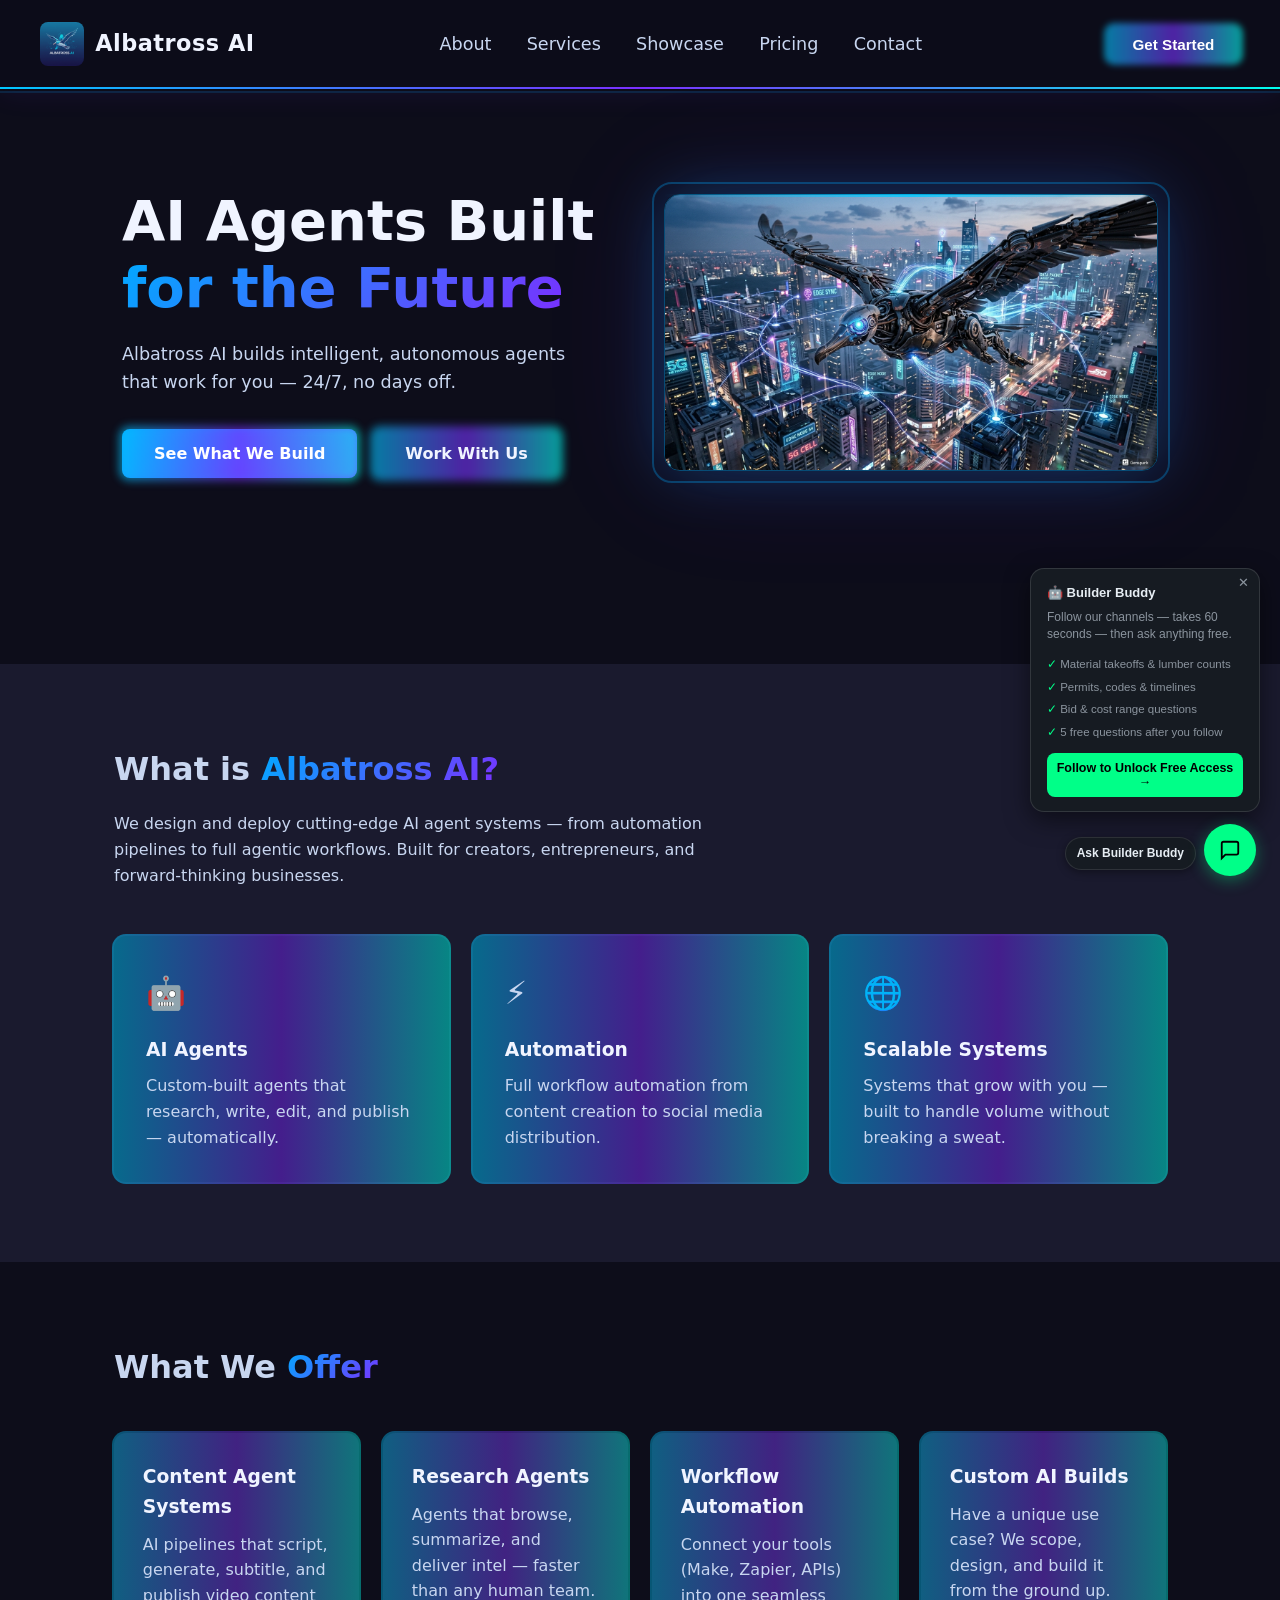
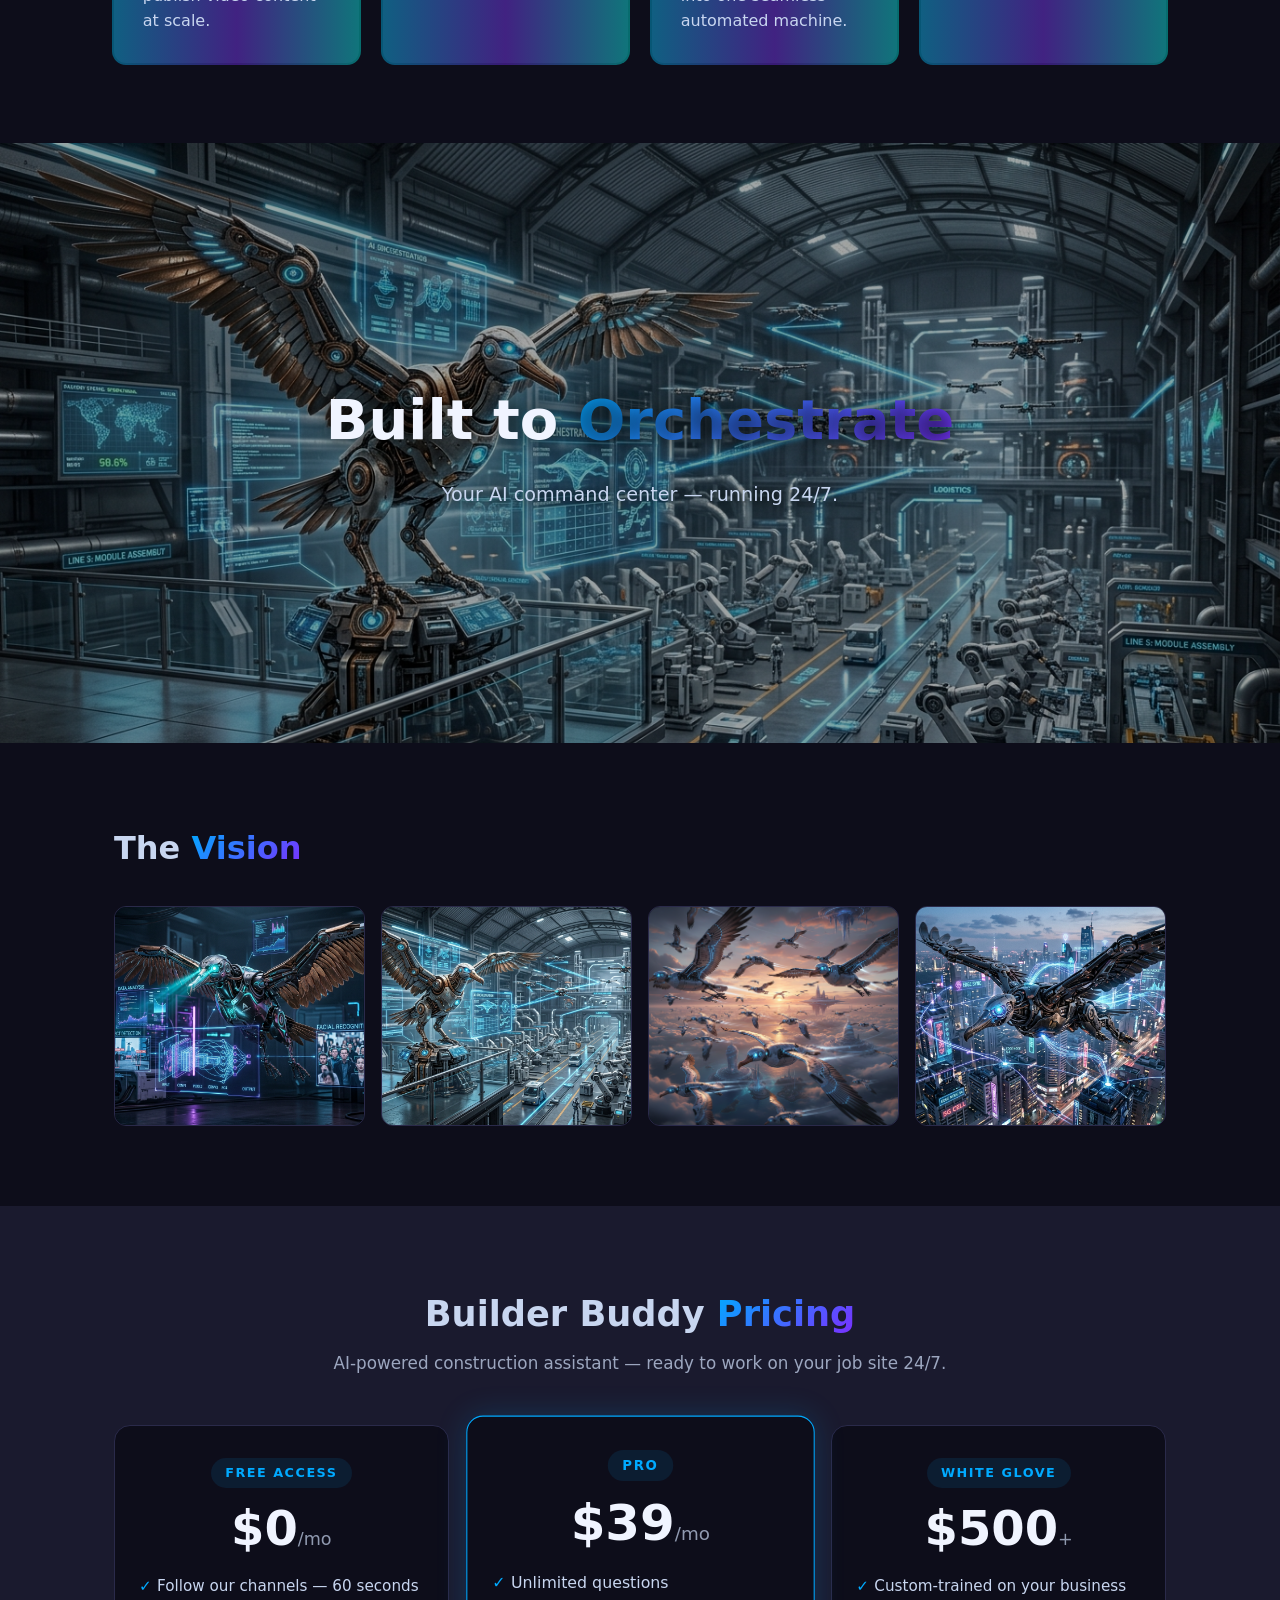
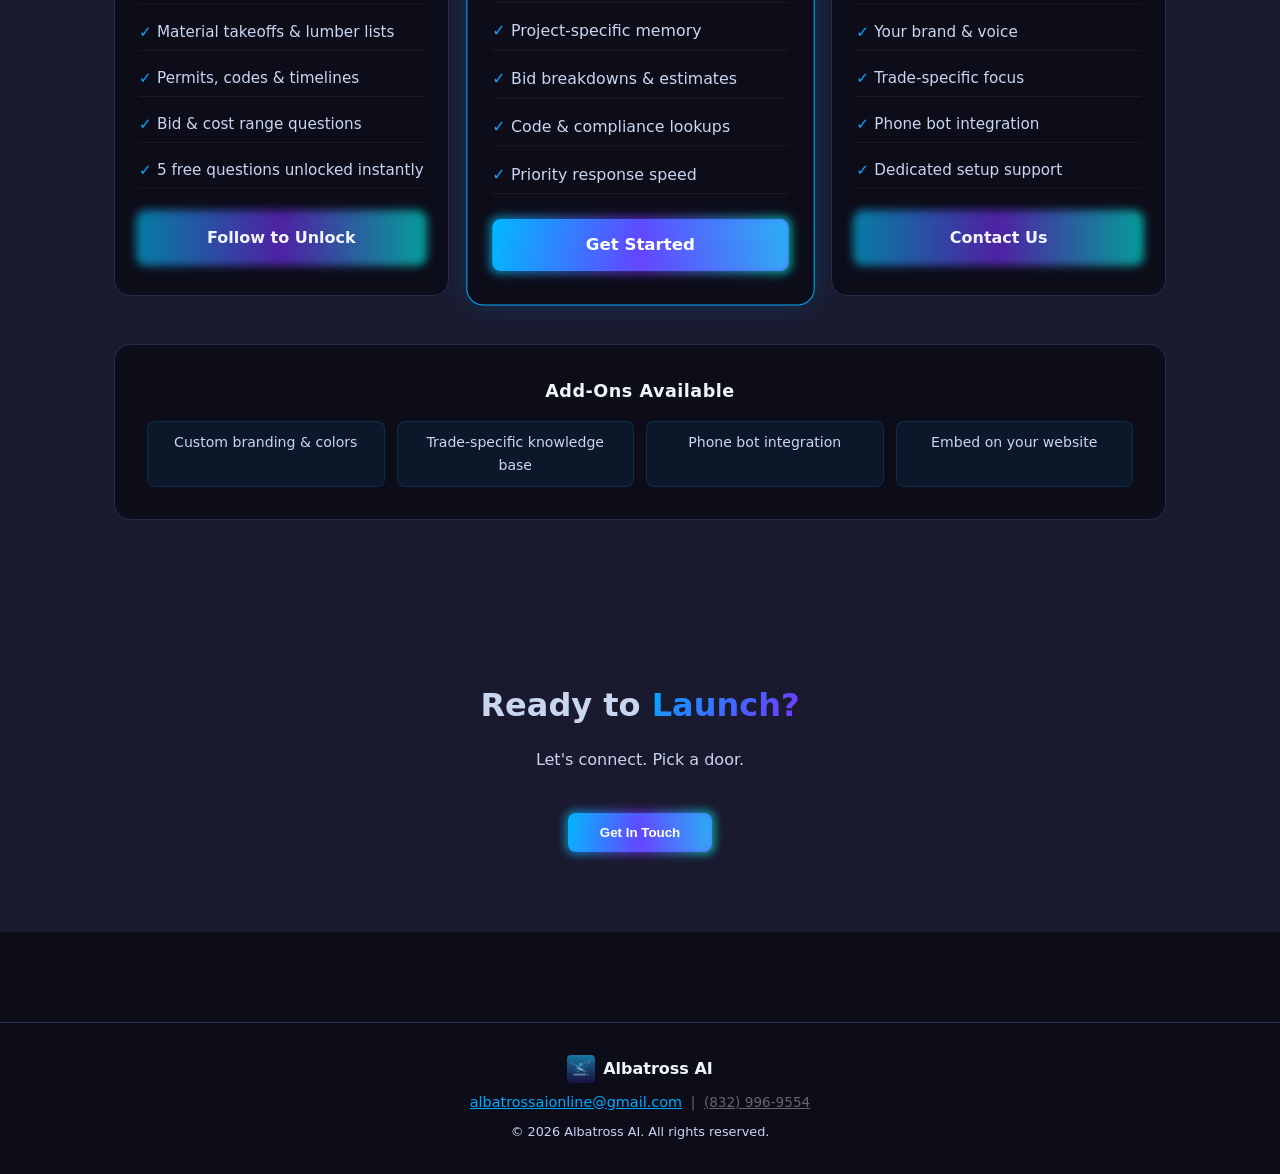
<file: index.html>
<!DOCTYPE html>
<html lang="en">
<head>
  <meta charset="UTF-8" />
  <meta name="viewport" content="width=device-width, initial-scale=1.0" />
  <title>Albatross AI — Intelligent Agents for the Future</title>
  <link rel="stylesheet" href="css/style.css" />
</head>
<body>

  <!-- NAV -->
  <nav class="navbar">
    <div class="nav-logo">
      <img src="assets/images/Albatross AI logo.png" alt="Albatross AI Logo" />
      <span>Albatross AI</span>
    </div>
    <ul class="nav-links">
      <li><a href="#about">About</a></li>
      <li><a href="#services">Services</a></li>
      <li><a href="#showcase">Showcase</a></li>
      <li><a href="#pricing">Pricing</a></li>
      <li><a href="#contact">Contact</a></li>
    </ul>
    <button class="nav-cta contact-trigger" onclick="document.getElementById('doorsOverlay').classList.add('open')">Get Started</button>
    <button class="hamburger" aria-label="Menu">&#9776;</button>
  </nav>

  <!-- HERO -->
  <section class="hero" id="home">
    <div class="hero-content">
      <h1>AI Agents Built<br /><span class="gradient-text">for the Future</span></h1>
      <p>Albatross AI builds intelligent, autonomous agents that work for you — 24/7, no days off.</p>
      <div class="hero-buttons">
        <a href="#showcase" class="btn-primary">See What We Build</a>
        <a href="#contact" class="btn-secondary">Work With Us</a>
      </div>
    </div>
    <div class="hero-image">
      <div class="hero-img-wrapper">
        <img src="assets/images/Advanced_cyberpunk_AI_albatross_agent_with_intrica-1772226217606.png" alt="Albatross AI Agent over city" />
        <div class="scan-line"></div>
        <div class="glow-ring"></div>
      </div>
    </div>
  </section>

  <!-- AD SLOT — below hero -->
  <div class="ad-slot ad-slot-hero">
    <!-- Google AdSense — insert ad code here after approval -->
  </div>

  <!-- ABOUT -->
  <section class="about" id="about">
    <div class="container">
      <h2>What is <span class="gradient-text">Albatross AI?</span></h2>
      <p>We design and deploy cutting-edge AI agent systems — from automation pipelines to full agentic workflows. Built for creators, entrepreneurs, and forward-thinking businesses.</p>
      <div class="about-cards">
        <div class="card">
          <div class="card-icon">&#129302;</div>
          <h3>AI Agents</h3>
          <p>Custom-built agents that research, write, edit, and publish — automatically.</p>
        </div>
        <div class="card">
          <div class="card-icon">&#9889;</div>
          <h3>Automation</h3>
          <p>Full workflow automation from content creation to social media distribution.</p>
        </div>
        <div class="card">
          <div class="card-icon">&#127760;</div>
          <h3>Scalable Systems</h3>
          <p>Systems that grow with you — built to handle volume without breaking a sweat.</p>
        </div>
      </div>
    </div>
  </section>

  <!-- SERVICES -->
  <section class="services" id="services">
    <div class="container">
      <h2>What We <span class="gradient-text">Offer</span></h2>
      <div class="services-grid">
        <div class="service-item">
          <h3>Content Agent Systems</h3>
          <p>AI pipelines that script, generate, subtitle, and publish video content at scale.</p>
        </div>
        <div class="service-item">
          <h3>Research Agents</h3>
          <p>Agents that browse, summarize, and deliver intel — faster than any human team.</p>
        </div>
        <div class="service-item">
          <h3>Workflow Automation</h3>
          <p>Connect your tools (Make, Zapier, APIs) into one seamless automated machine.</p>
        </div>
        <div class="service-item">
          <h3>Custom AI Builds</h3>
          <p>Have a unique use case? We scope, design, and build it from the ground up.</p>
        </div>
      </div>
    </div>
  </section>

  <!-- SHOWCASE / WALLPAPER -->
  <section class="showcase" id="showcase">
    <div class="wallpaper-frame">
      <img class="wp-slide wp-slide-1" src="assets/images/Majestic_cybernetic_albatross_AI_agent_with_polish-1772226244105.png" alt="Albatross AI Command Center" />
      <img class="wp-slide wp-slide-2" src="assets/images/Many Flying Albatross AI Agents.png" alt="Many Albatross AI Agents" />
      <div class="wallpaper-overlay">
        <h2>Built to <span class="gradient-text">Orchestrate</span></h2>
        <p>Your AI command center — running 24/7.</p>
      </div>
      <div class="rainbow-border-anim"></div>
    </div>
  </section>

  <!-- GALLERY -->
  <section class="gallery">
    <div class="container">
      <h2>The <span class="gradient-text">Vision</span></h2>
      <div class="gallery-grid">
        <img src="assets/images/Spectacular_cyberpunk_AI_albatross_agent_with_slee-1772226153595.png" alt="AI Agent" />
        <img src="assets/images/Majestic_cybernetic_albatross_AI_agent_with_polish-1772226244105.png" alt="AI Agent" />
        <img src="assets/images/Many Flying Albatross AI Agents.png" alt="Many AI Agents" />
        <img src="assets/images/Advanced_cyberpunk_AI_albatross_agent_with_intrica-1772226217606.png" alt="AI Agent" />
      </div>
    </div>
  </section>

  <!-- PRICING — Builder Buddy -->
  <section class="pricing" id="pricing">
    <div class="container">
      <h2>Builder Buddy <span class="gradient-text">Pricing</span></h2>
      <p class="pricing-sub">AI-powered construction assistant — ready to work on your job site 24/7.</p>

      <div class="pricing-grid">

        <!-- FOLLOW TO UNLOCK -->
        <div class="pricing-card">
          <div class="pricing-badge">Free Access</div>
          <div class="pricing-price">$0<span>/mo</span></div>
          <ul class="pricing-features">
            <li>Follow our channels — 60 seconds</li>
            <li>Material takeoffs &amp; lumber lists</li>
            <li>Permits, codes &amp; timelines</li>
            <li>Bid &amp; cost range questions</li>
            <li>5 free questions unlocked instantly</li>
          </ul>
          <a href="https://albatross-builder-buddy.fly.dev/access" class="btn-secondary pricing-cta" target="_blank">Follow to Unlock</a>
        </div>

        <!-- PRO — FEATURED -->
        <div class="pricing-card pricing-featured">
          <div class="pricing-badge">Pro</div>
          <div class="pricing-price">$39<span>/mo</span></div>
          <ul class="pricing-features">
            <li>Unlimited questions</li>
            <li>Project-specific memory</li>
            <li>Bid breakdowns &amp; estimates</li>
            <li>Code &amp; compliance lookups</li>
            <li>Priority response speed</li>
          </ul>
          <a href="https://albatrossfly.gumroad.com/l/llirj" class="btn-primary pricing-cta" target="_blank">Get Started</a>
        </div>

        <!-- WHITE GLOVE -->
        <div class="pricing-card">
          <div class="pricing-badge">White Glove</div>
          <div class="pricing-price">$500<span>+</span></div>
          <ul class="pricing-features">
            <li>Custom-trained on your business</li>
            <li>Your brand &amp; voice</li>
            <li>Trade-specific focus</li>
            <li>Phone bot integration</li>
            <li>Dedicated setup support</li>
          </ul>
          <a href="#contact" class="btn-secondary pricing-cta">Contact Us</a>
        </div>

      </div>

      <div class="pricing-addons">
        <h3>Add-Ons Available</h3>
        <div class="addons-grid">
          <div class="addon-item">Custom branding &amp; colors</div>
          <div class="addon-item">Trade-specific knowledge base</div>
          <div class="addon-item">Phone bot integration</div>
          <div class="addon-item">Embed on your website</div>
        </div>
      </div>
    </div>
  </section>

  <!-- CONTACT -->
  <section class="contact" id="contact">
    <div class="container">
      <h2>Ready to <span class="gradient-text">Launch?</span></h2>
      <p>Let's connect. Pick a door.</p>
      <button class="btn-primary contact-trigger" onclick="document.getElementById('doorsOverlay').classList.add('open')">Get In Touch</button>
    </div>
  </section>

  <!-- DOORS MODAL -->
  <div class="doors-overlay" id="doorsOverlay">
    <div class="doors-container">
      <div class="door door-left">
        <a href="https://www.linkedin.com/in/chris-brown-2327a73b1/" target="_blank" class="door-link">
          <svg xmlns="http://www.w3.org/2000/svg" viewBox="0 0 24 24" fill="currentColor"><path d="M20.447 20.452H17.21v-5.569c0-1.328-.027-3.037-1.852-3.037-1.853 0-2.136 1.445-2.136 2.939v5.667H9.985V9h3.102v1.561h.046c.432-.817 1.487-1.678 3.062-1.678 3.274 0 3.878 2.154 3.878 4.957v6.612zM5.337 7.433a1.8 1.8 0 1 1 0-3.601 1.8 1.8 0 0 1 0 3.601zm1.558 13.019H3.779V9h3.116v11.452zM22.225 0H1.771C.792 0 0 .774 0 1.729v20.542C0 23.227.792 24 1.771 24h20.451C23.2 24 24 23.227 24 22.271V1.729C24 .774 23.2 0 22.222 0h.003z"/></svg>
          <span>LinkedIn</span>
          <small>Connect with me</small>
        </a>
      </div>
      <div class="door door-facebook">
        <a href="https://www.facebook.com/profile.php?id=61577507884349" target="_blank" class="door-link">
          <svg xmlns="http://www.w3.org/2000/svg" viewBox="0 0 24 24" fill="currentColor"><path d="M24 12.073c0-6.627-5.373-12-12-12s-12 5.373-12 12c0 5.99 4.388 10.954 10.125 11.854v-8.385H7.078v-3.47h3.047V9.43c0-3.007 1.792-4.669 4.533-4.669 1.312 0 2.686.235 2.686.235v2.953H15.83c-1.491 0-1.956.925-1.956 1.874v2.25h3.328l-.532 3.47h-2.796v8.385C19.612 23.027 24 18.062 24 12.073z"/></svg>
          <span>Facebook</span>
          <small>Follow the page</small>
        </a>
      </div>
      <div class="door door-x">
        <a href="https://x.com/chrisbrown75054" target="_blank" class="door-link">
          <svg xmlns="http://www.w3.org/2000/svg" viewBox="0 0 24 24" fill="currentColor"><path d="M18.244 2.25h3.308l-7.227 8.26 8.502 11.24H16.17l-4.714-6.231-5.401 6.231H2.746l7.73-8.835L1.254 2.25H8.08l4.253 5.622zm-1.161 17.52h1.833L7.084 4.126H5.117z"/></svg>
          <span>X / Twitter</span>
          <small>Follow along</small>
        </a>
      </div>
      <div class="door door-right">
        <a href="https://github.com/albatrossflyon-coder" target="_blank" class="door-link">
          <svg xmlns="http://www.w3.org/2000/svg" viewBox="0 0 24 24" fill="currentColor"><path d="M12 0C5.374 0 0 5.373 0 12c0 5.302 3.438 9.8 8.207 11.387.599.111.793-.261.793-.577v-2.234c-3.338.726-4.033-1.416-4.033-1.416-.546-1.387-1.333-1.756-1.333-1.756-1.089-.745.083-.729.083-.729 1.205.084 1.839 1.237 1.839 1.237 1.07 1.834 2.807 1.304 3.492.997.107-.775.418-1.305.762-1.604-2.665-.305-5.467-1.334-5.467-5.931 0-1.311.469-2.381 1.236-3.221-.124-.303-.535-1.524.117-3.176 0 0 1.008-.322 3.301 1.23A11.509 11.509 0 0 1 12 5.803c1.02.005 2.047.138 3.006.404 2.291-1.552 3.297-1.23 3.297-1.23.653 1.653.242 2.874.118 3.176.77.84 1.235 1.911 1.235 3.221 0 4.609-2.807 5.624-5.479 5.929.43.372.823 1.102.823 2.222v3.293c0 .319.192.694.801.576C20.566 21.797 24 17.3 24 12c0-6.627-5.373-12-12-12z"/></svg>
          <span>GitHub</span>
          <small>See what I'm building</small>
        </a>
      </div>
      <div class="door door-middle">
        <a href="https://mail.google.com/mail/?view=cm&to=albatrossaionline@gmail.com" target="_blank" class="door-link">
          <svg xmlns="http://www.w3.org/2000/svg" viewBox="0 0 24 24" fill="currentColor"><path d="M20 4H4c-1.1 0-2 .9-2 2v12c0 1.1.9 2 2 2h16c1.1 0 2-.9 2-2V6c0-1.1-.9-2-2-2zm0 4-8 5-8-5V6l8 5 8-5v2z"/></svg>
          <span>Email</span>
          <small>albatrossaionline@gmail.com</small>
        </a>
      </div>
      <div class="door door-phone">
        <a href="tel:+18329969554" class="door-link">
          <svg xmlns="http://www.w3.org/2000/svg" viewBox="0 0 24 24" fill="currentColor"><path d="M6.62 10.79a15.053 15.053 0 006.59 6.59l2.2-2.2c.27-.27.67-.36 1.02-.24 1.12.37 2.33.57 3.57.57.55 0 1 .45 1 1V20c0 .55-.45 1-1 1-9.39 0-17-7.61-17-17 0-.55.45-1 1-1h3.5c.55 0 1 .45 1 1 0 1.25.2 2.45.57 3.57.11.35.03.74-.25 1.02l-2.2 2.2z"/></svg>
          <span>Call</span>
          <small>(832) 996-9554</small>
        </a>
      </div>
      <button class="doors-close" id="doorsClose">&#10005;</button>
    </div>
  </div>

  <!-- AD SLOT — above footer -->
  <div class="ad-slot ad-slot-footer">
    <!-- Google AdSense — insert ad code here after approval -->
  </div>

  <!-- FOOTER -->
  <footer class="footer">
    <div class="container">
      <div class="footer-logo">
        <img src="assets/images/Albatross AI logo.png" alt="Albatross AI" />
        <span>Albatross AI</span>
      </div>
      <p>
        <a href="https://mail.google.com/mail/?view=cm&to=albatrossaionline@gmail.com" target="_blank" class="footer-email">albatrossaionline@gmail.com</a>
        &nbsp;|&nbsp;
        <a href="tel:+18329969554" style="color:inherit;">(832) 996-9554</a>
      </p>
      <p style="font-size:0.8rem;color:var(--text);margin-top:0.5rem;">© 2026 Albatross AI. All rights reserved.</p>
    </div>
  </footer>

  <script src="js/main.js"></script>
  <script src="js/newsletter-popup.js"></script>

  <!-- Chatbot widget — swap data-api to production URL when deployed -->
  <script
    src="chatbot/chatbot.js"
    data-client-id="albatrossai"
    data-api="https://albatross-builder-buddy.fly.dev"
    data-name="Builder Buddy"
    data-color="#00ff88">
  </script>
</body>
</html>
</file>
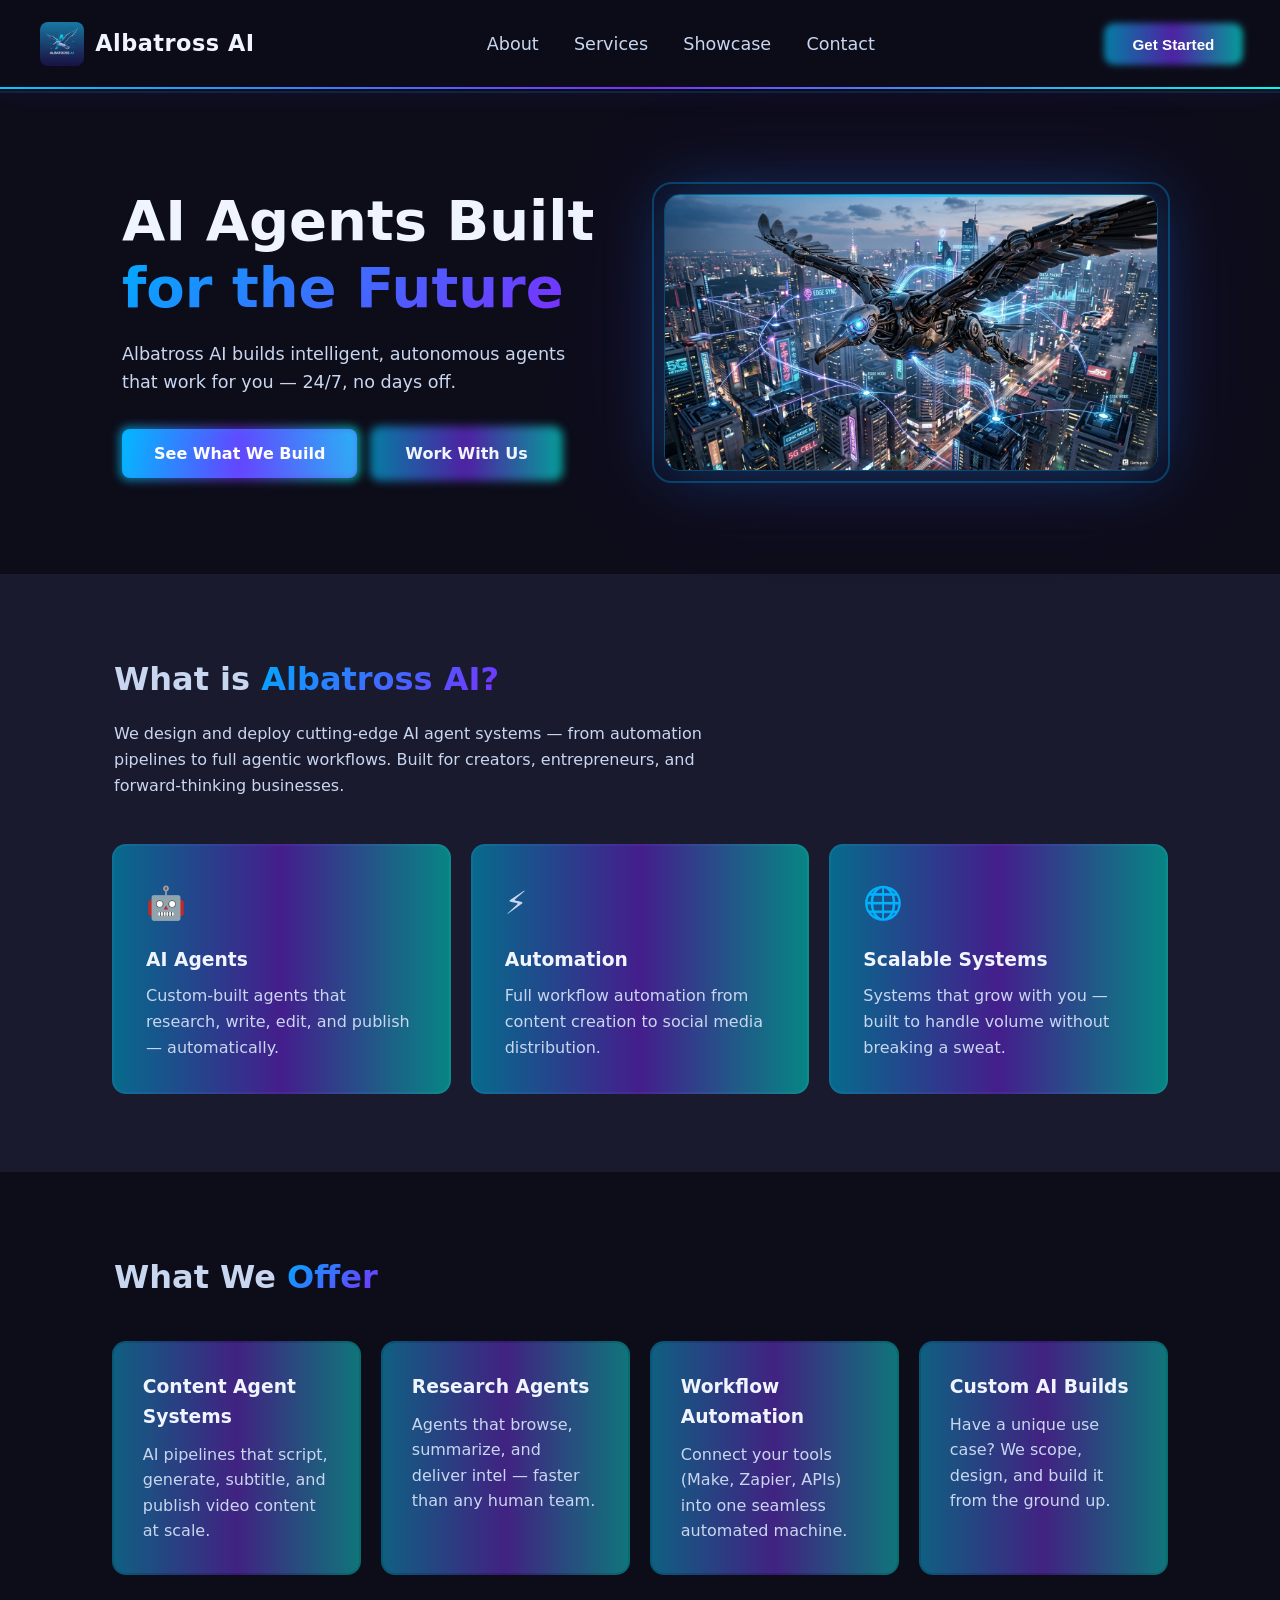
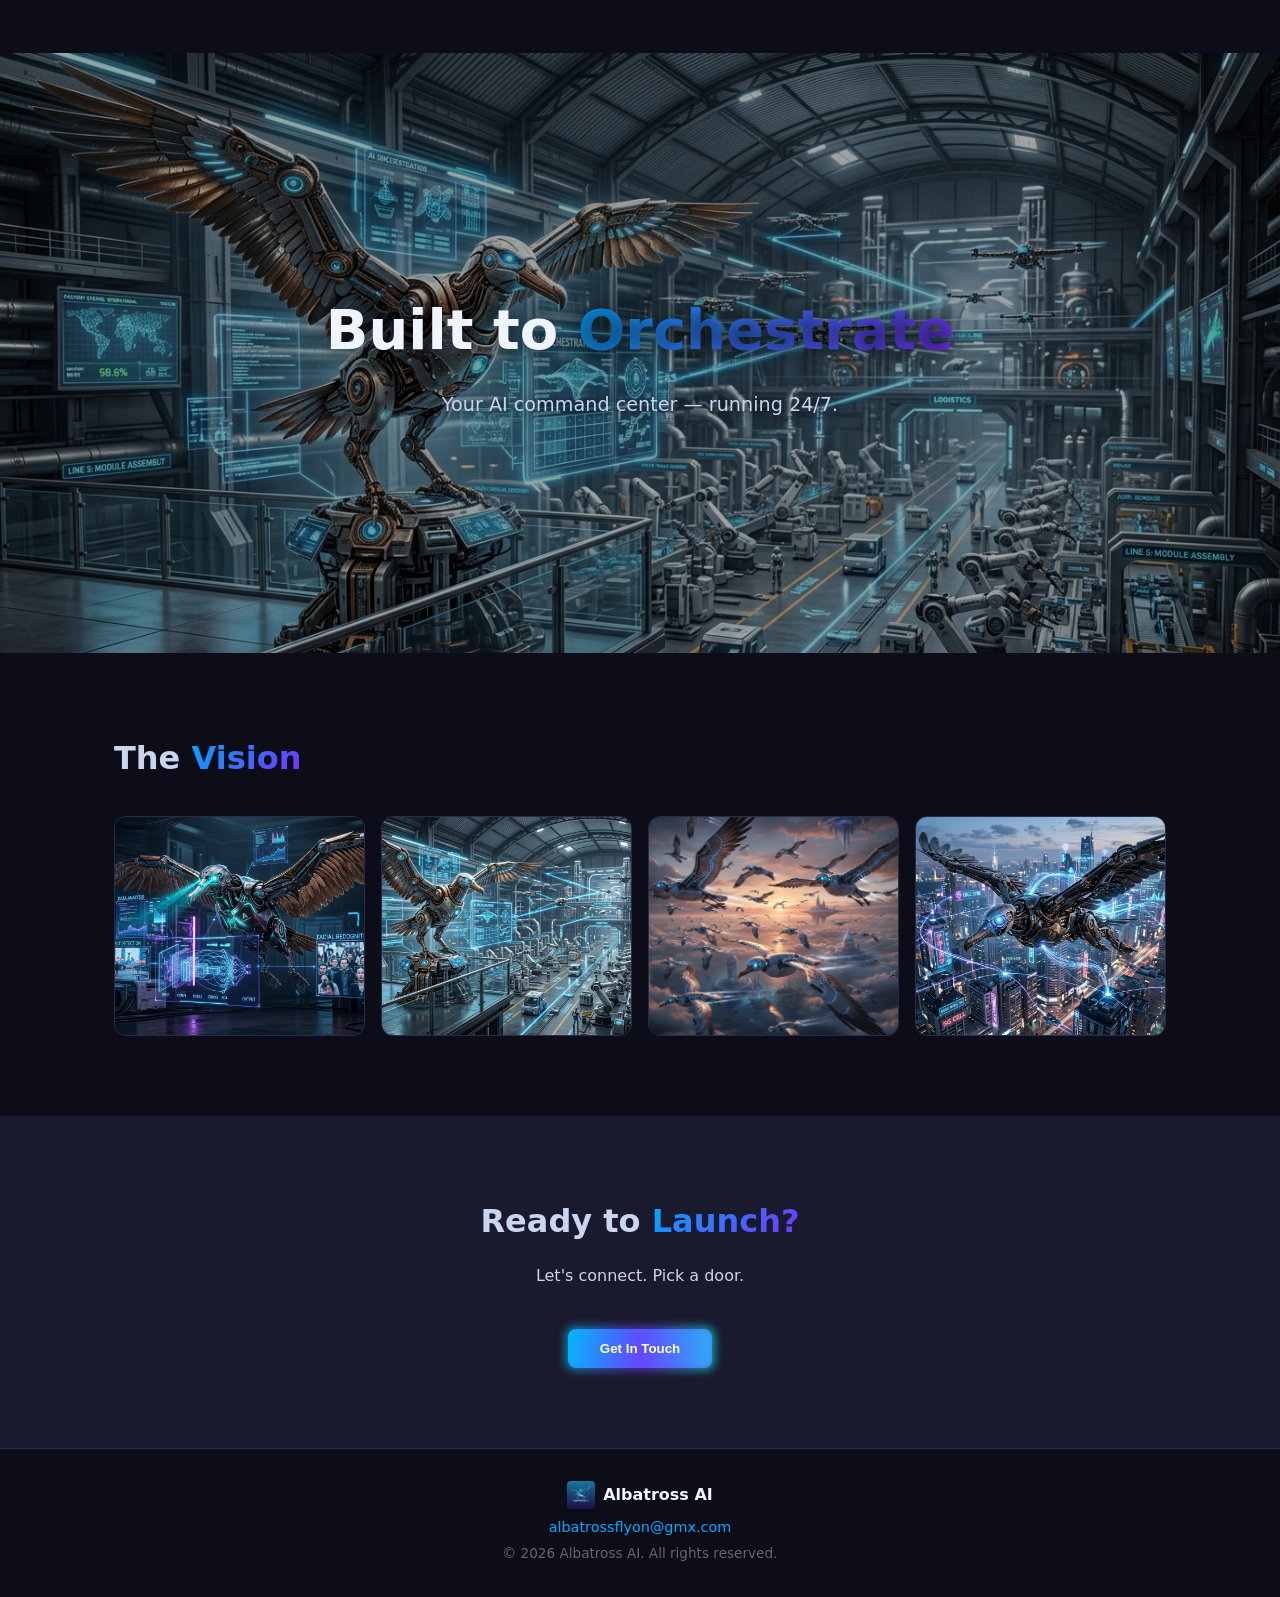
<file: AlbatrossAI website/index.html>
<!DOCTYPE html>
<html lang="en">
<head>
  <meta charset="UTF-8" />
  <meta name="viewport" content="width=device-width, initial-scale=1.0" />
  <title>Albatross AI — Intelligent Agents for the Future</title>
  <link rel="stylesheet" href="css/style.css" />
</head>
<body>

  <!-- NAV -->
  <nav class="navbar">
    <div class="nav-logo">
      <img src="assets/images/Albatross AI logo.png" alt="Albatross AI Logo" />
      <span>Albatross AI</span>
    </div>
    <ul class="nav-links">
      <li><a href="#about">About</a></li>
      <li><a href="#services">Services</a></li>
      <li><a href="#showcase">Showcase</a></li>
      <li><a href="#contact">Contact</a></li>
    </ul>
    <button class="nav-cta">Get Started</button>
    <button class="hamburger" aria-label="Menu">&#9776;</button>
  </nav>

  <!-- HERO -->
  <section class="hero" id="home">
    <div class="hero-content">
      <h1>AI Agents Built<br /><span class="gradient-text">for the Future</span></h1>
      <p>Albatross AI builds intelligent, autonomous agents that work for you — 24/7, no days off.</p>
      <div class="hero-buttons">
        <a href="#showcase" class="btn-primary">See What We Build</a>
        <a href="#contact" class="btn-secondary">Work With Us</a>
      </div>
    </div>
    <div class="hero-image">
      <div class="hero-img-wrapper">
        <img src="assets/images/Advanced_cyberpunk_AI_albatross_agent_with_intrica-1772226217606.png" alt="Albatross AI Agent over city" />
        <div class="scan-line"></div>
        <div class="glow-ring"></div>
      </div>
    </div>
  </section>

  <!-- ABOUT -->
  <section class="about" id="about">
    <div class="container">
      <h2>What is <span class="gradient-text">Albatross AI?</span></h2>
      <p>We design and deploy cutting-edge AI agent systems — from automation pipelines to full agentic workflows. Built for creators, entrepreneurs, and forward-thinking businesses.</p>
      <div class="about-cards">
        <div class="card">
          <div class="card-icon">&#129302;</div>
          <h3>AI Agents</h3>
          <p>Custom-built agents that research, write, edit, and publish — automatically.</p>
        </div>
        <div class="card">
          <div class="card-icon">&#9889;</div>
          <h3>Automation</h3>
          <p>Full workflow automation from content creation to social media distribution.</p>
        </div>
        <div class="card">
          <div class="card-icon">&#127760;</div>
          <h3>Scalable Systems</h3>
          <p>Systems that grow with you — built to handle volume without breaking a sweat.</p>
        </div>
      </div>
    </div>
  </section>

  <!-- SERVICES -->
  <section class="services" id="services">
    <div class="container">
      <h2>What We <span class="gradient-text">Offer</span></h2>
      <div class="services-grid">
        <div class="service-item">
          <h3>Content Agent Systems</h3>
          <p>AI pipelines that script, generate, subtitle, and publish video content at scale.</p>
        </div>
        <div class="service-item">
          <h3>Research Agents</h3>
          <p>Agents that browse, summarize, and deliver intel — faster than any human team.</p>
        </div>
        <div class="service-item">
          <h3>Workflow Automation</h3>
          <p>Connect your tools (Make, Zapier, APIs) into one seamless automated machine.</p>
        </div>
        <div class="service-item">
          <h3>Custom AI Builds</h3>
          <p>Have a unique use case? We scope, design, and build it from the ground up.</p>
        </div>
      </div>
    </div>
  </section>

  <!-- SHOWCASE / WALLPAPER -->
  <section class="showcase" id="showcase">
    <div class="wallpaper-frame">
      <img class="wp-slide wp-slide-1" src="assets/images/Majestic_cybernetic_albatross_AI_agent_with_polish-1772226244105.png" alt="Albatross AI Command Center" />
      <img class="wp-slide wp-slide-2" src="assets/images/Many Flying Albatross AI Agents.png" alt="Many Albatross AI Agents" />
      <div class="wallpaper-overlay">
        <h2>Built to <span class="gradient-text">Orchestrate</span></h2>
        <p>Your AI command center — running 24/7.</p>
      </div>
      <div class="rainbow-border-anim"></div>
    </div>
  </section>

  <!-- GALLERY -->
  <section class="gallery">
    <div class="container">
      <h2>The <span class="gradient-text">Vision</span></h2>
      <div class="gallery-grid">
        <img src="assets/images/Spectacular_cyberpunk_AI_albatross_agent_with_slee-1772226153595.png" alt="AI Agent" />
        <img src="assets/images/Majestic_cybernetic_albatross_AI_agent_with_polish-1772226244105.png" alt="AI Agent" />
        <img src="assets/images/Many Flying Albatross AI Agents.png" alt="Many AI Agents" />
        <img src="assets/images/Advanced_cyberpunk_AI_albatross_agent_with_intrica-1772226217606.png" alt="AI Agent" />
      </div>
    </div>
  </section>

  <!-- CONTACT -->
  <section class="contact" id="contact">
    <div class="container">
      <h2>Ready to <span class="gradient-text">Launch?</span></h2>
      <p>Let's connect. Pick a door.</p>
      <button class="btn-primary contact-trigger">Get In Touch</button>
    </div>
  </section>

  <!-- DOORS MODAL -->
  <div class="doors-overlay" id="doorsOverlay">
    <div class="doors-container">
      <div class="door door-left">
        <a href="https://www.linkedin.com/in/chris-brown-2327a73b1/" target="_blank" class="door-link">
          <svg xmlns="http://www.w3.org/2000/svg" viewBox="0 0 24 24" fill="currentColor"><path d="M20.447 20.452H17.21v-5.569c0-1.328-.027-3.037-1.852-3.037-1.853 0-2.136 1.445-2.136 2.939v5.667H9.985V9h3.102v1.561h.046c.432-.817 1.487-1.678 3.062-1.678 3.274 0 3.878 2.154 3.878 4.957v6.612zM5.337 7.433a1.8 1.8 0 1 1 0-3.601 1.8 1.8 0 0 1 0 3.601zm1.558 13.019H3.779V9h3.116v11.452zM22.225 0H1.771C.792 0 0 .774 0 1.729v20.542C0 23.227.792 24 1.771 24h20.451C23.2 24 24 23.227 24 22.271V1.729C24 .774 23.2 0 22.222 0h.003z"/></svg>
          <span>LinkedIn</span>
          <small>Connect with me</small>
        </a>
      </div>
      <div class="door door-right">
        <a href="https://github.com/albatrossflyon-coder" target="_blank" class="door-link">
          <svg xmlns="http://www.w3.org/2000/svg" viewBox="0 0 24 24" fill="currentColor"><path d="M12 0C5.374 0 0 5.373 0 12c0 5.302 3.438 9.8 8.207 11.387.599.111.793-.261.793-.577v-2.234c-3.338.726-4.033-1.416-4.033-1.416-.546-1.387-1.333-1.756-1.333-1.756-1.089-.745.083-.729.083-.729 1.205.084 1.839 1.237 1.839 1.237 1.07 1.834 2.807 1.304 3.492.997.107-.775.418-1.305.762-1.604-2.665-.305-5.467-1.334-5.467-5.931 0-1.311.469-2.381 1.236-3.221-.124-.303-.535-1.524.117-3.176 0 0 1.008-.322 3.301 1.23A11.509 11.509 0 0 1 12 5.803c1.02.005 2.047.138 3.006.404 2.291-1.552 3.297-1.23 3.297-1.23.653 1.653.242 2.874.118 3.176.77.84 1.235 1.911 1.235 3.221 0 4.609-2.807 5.624-5.479 5.929.43.372.823 1.102.823 2.222v3.293c0 .319.192.694.801.576C20.566 21.797 24 17.3 24 12c0-6.627-5.373-12-12-12z"/></svg>
          <span>GitHub</span>
          <small>See what I'm building</small>
        </a>
      </div>
      <div class="door door-middle">
        <button class="door-link door-email-btn" data-email="albatrossflyon@gmx.com">
          <svg xmlns="http://www.w3.org/2000/svg" viewBox="0 0 24 24" fill="currentColor"><path d="M20 4H4c-1.1 0-2 .9-2 2v12c0 1.1.9 2 2 2h16c1.1 0 2-.9 2-2V6c0-1.1-.9-2-2-2zm0 4-8 5-8-5V6l8 5 8-5v2z"/></svg>
          <span class="email-label">Email</span>
          <small>albatrossflyon@gmx.com</small>
        </button>
      </div>
      <button class="doors-close" id="doorsClose">&#10005;</button>
    </div>
  </div>

  <!-- FOOTER -->
  <footer class="footer">
    <div class="container">
      <div class="footer-logo">
        <img src="assets/images/Albatross AI logo.png" alt="Albatross AI" />
        <span>Albatross AI</span>
      </div>
      <p><button class="footer-email" onclick="navigator.clipboard.writeText('albatrossflyon@gmx.com').then(()=>{this.textContent='Copied!';setTimeout(()=>this.textContent='albatrossflyon@gmx.com',2000)})">albatrossflyon@gmx.com</button></p>
      <p>&copy; 2026 Albatross AI. All rights reserved.</p>
    </div>
  </footer>

  <script src="js/main.js"></script>
</body>
</html>
</file>
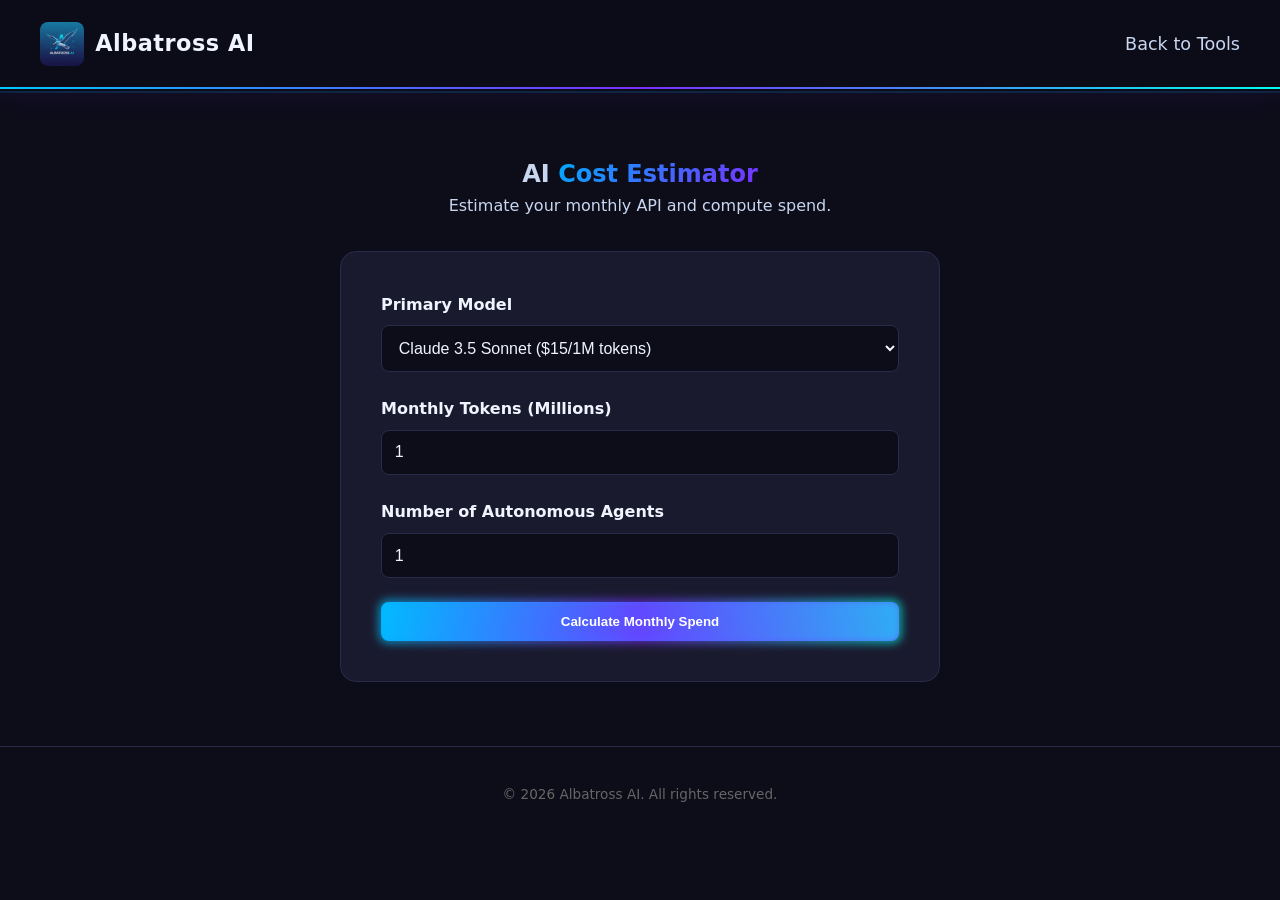
<file: ai-cost-estimator.html>
﻿<!DOCTYPE html>
<html lang="en">
<head>
  <meta charset="UTF-8" />
  <meta name="viewport" content="width=device-width, initial-scale=1.0" />
  <title>AI Cost Estimator — Albatross AI</title>
  <link rel="stylesheet" href="css/style.css" />
  <style>
    .tool-container {
      background: var(--grey-mid);
      padding: 2.5rem;
      border-radius: 16px;
      max-width: 600px;
      margin: 2rem auto;
      border: 1px solid var(--grey-light);
    }
    .form-group { margin-bottom: 1.5rem; }
    label { display: block; margin-bottom: 0.5rem; color: var(--white); font-weight: 600; }
    input, select {
      width: 100%;
      padding: 0.8rem;
      border-radius: 8px;
      border: 1px solid var(--grey-light);
      background: var(--grey-dark);
      color: var(--white);
      font-size: 1rem;
    }
    .result-box {
      margin-top: 2rem;
      padding: 1.5rem;
      background: var(--grey-dark);
      border-radius: 12px;
      border-left: 4px solid var(--blue);
      display: none;
    }
    .result-value { font-size: 2rem; font-weight: 800; color: var(--blue); }
  </style>
</head>
<body>

  <!-- NAV -->
  <nav class="navbar">
    <a href="index.html" class="nav-logo" style="text-decoration: none;">
      <img src="assets/images/Albatross AI logo.png" alt="Albatross AI Logo" />
      <span>Albatross AI</span>
    </a>
    <ul class="nav-links">
      <li><a href="tools.html">Back to Tools</a></li>
    </ul>
  </nav>

  <section class="container">
    <div style="text-align: center; margin-top: 4rem;">
      <h1>AI <span class="gradient-text">Cost Estimator</span></h1>
      <p>Estimate your monthly API and compute spend.</p>
    </div>

    <div class="tool-container">
      <div class="form-group">
        <label for="model">Primary Model</label>
        <select id="model">
          <option value="sonnet">Claude 3.5 Sonnet ($15/1M tokens)</option>
          <option value="opus">Claude 3 Opus ($75/1M tokens)</option>
          <option value="gpt4o">GPT-4o ($15/1M tokens)</option>
          <option value="gpt4o-mini">GPT-4o mini ($0.15/1M tokens)</option>
        </select>
      </div>
      <div class="form-group">
        <label for="tokens">Monthly Tokens (Millions)</label>
        <input type="number" id="tokens" value="1" step="0.1" min="0">
      </div>
      <div class="form-group">
        <label for="agents">Number of Autonomous Agents</label>
        <input type="number" id="agents" value="1" min="0">
      </div>
      <button class="btn-primary" style="width: 100%;" onclick="calculateCost()">Calculate Monthly Spend</button>

      <div class="result-box" id="resultBox">
        <p>Estimated Monthly Cost:</p>
        <div class="result-value" id="resultValue">$0.00</div>
        <p style="font-size: 0.8rem; margin-top: 0.5rem; opacity: 0.7;">*Excludes storage and specialized compute. Based on standard API pricing.</p>
      </div>
    </div>
  </section>

  <script>
    function calculateCost() {
      const model = document.getElementById('model').value;
      const tokens = parseFloat(document.getElementById('tokens').value);
      const agents = parseInt(document.getElementById('agents').value);
      
      let rate = 0;
      if (model === 'sonnet') rate = 15;
      if (model === 'opus') rate = 75;
      if (model === 'gpt4o') rate = 15;
      if (model === 'gpt4o-mini') rate = 0.15;

      const tokenCost = tokens * rate;
      const infrastructureCost = agents * 10; // Nominal $10 per agent for infra
      const total = tokenCost + infrastructureCost;

      document.getElementById('resultValue').innerText = '$' + total.toFixed(2);
      document.getElementById('resultBox').style.display = 'block';
    }
  </script>

  <!-- FOOTER -->
  <footer class="footer" style="margin-top: 4rem;">
    <div class="container">
      <p>&copy; 2026 Albatross AI. All rights reserved.</p>
    </div>
  </footer>

<script src="js/newsletter-popup.js"></script>
</body>
</html>
</file>
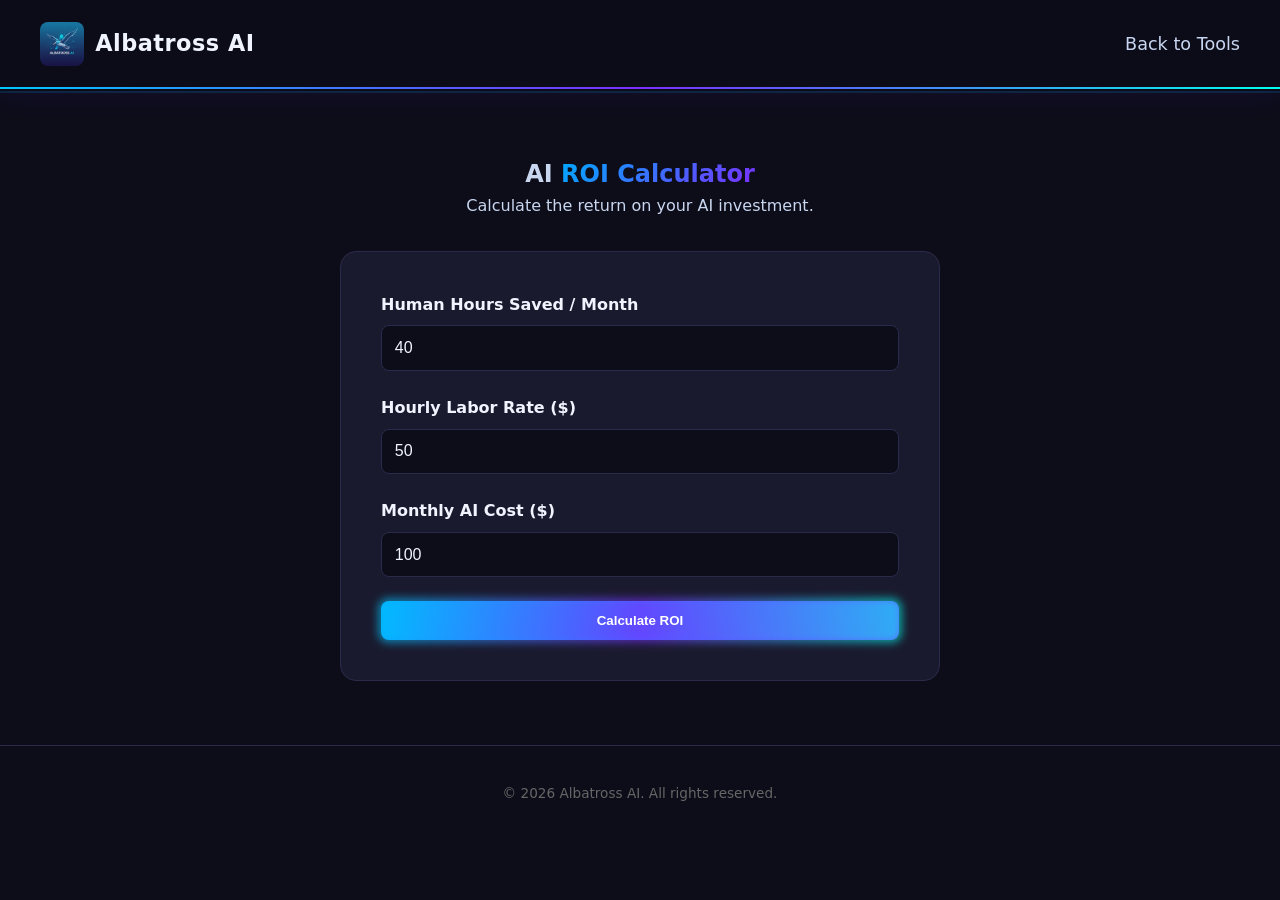
<file: ai-roi-calculator.html>
﻿<!DOCTYPE html>
<html lang="en">
<head>
  <meta charset="UTF-8" />
  <meta name="viewport" content="width=device-width, initial-scale=1.0" />
  <title>AI ROI Calculator — Albatross AI</title>
  <link rel="stylesheet" href="css/style.css" />
  <style>
    .tool-container {
      background: var(--grey-mid);
      padding: 2.5rem;
      border-radius: 16px;
      max-width: 600px;
      margin: 2rem auto;
      border: 1px solid var(--grey-light);
    }
    .form-group { margin-bottom: 1.5rem; }
    label { display: block; margin-bottom: 0.5rem; color: var(--white); font-weight: 600; }
    input {
      width: 100%;
      padding: 0.8rem;
      border-radius: 8px;
      border: 1px solid var(--grey-light);
      background: var(--grey-dark);
      color: var(--white);
      font-size: 1rem;
    }
    .result-box {
      margin-top: 2rem;
      padding: 1.5rem;
      background: var(--grey-dark);
      border-radius: 12px;
      border-left: 4px solid var(--blue);
      display: none;
    }
    .result-value { font-size: 2rem; font-weight: 800; color: var(--blue); }
  </style>
</head>
<body>

  <!-- NAV -->
  <nav class="navbar">
    <a href="index.html" class="nav-logo" style="text-decoration: none;">
      <img src="assets/images/Albatross AI logo.png" alt="Albatross AI Logo" />
      <span>Albatross AI</span>
    </a>
    <ul class="nav-links">
      <li><a href="tools.html">Back to Tools</a></li>
    </ul>
  </nav>

  <section class="container">
    <div style="text-align: center; margin-top: 4rem;">
      <h1>AI <span class="gradient-text">ROI Calculator</span></h1>
      <p>Calculate the return on your AI investment.</p>
    </div>

    <div class="tool-container">
      <div class="form-group">
        <label for="hours">Human Hours Saved / Month</label>
        <input type="number" id="hours" value="40" min="0">
      </div>
      <div class="form-group">
        <label for="rate">Hourly Labor Rate ($)</label>
        <input type="number" id="rate" value="50" min="0">
      </div>
      <div class="form-group">
        <label for="cost">Monthly AI Cost ($)</label>
        <input type="number" id="cost" value="100" min="0">
      </div>
      <button class="btn-primary" style="width: 100%;" onclick="calculateROI()">Calculate ROI</button>

      <div class="result-box" id="resultBox">
        <p>Monthly Net Savings:</p>
        <div class="result-value" id="resultValue">$0.00</div>
        <p id="roiText" style="font-size: 1.2rem; font-weight: 700; margin-top: 1rem;"></p>
        <p style="font-size: 0.8rem; margin-top: 0.5rem; opacity: 0.7;">*Based on total cost of labor vs. AI expenses.</p>
      </div>
    </div>
  </section>

  <script>
    function calculateROI() {
      const hours = parseFloat(document.getElementById('hours').value);
      const rate = parseFloat(document.getElementById('rate').value);
      const cost = parseFloat(document.getElementById('cost').value);
      
      const humanCost = hours * rate;
      const savings = humanCost - cost;
      const roi = (savings / cost) * 100;

      document.getElementById('resultValue').innerText = '$' + savings.toFixed(2);
      document.getElementById('roiText').innerText = 'ROI: ' + roi.toFixed(0) + '%';
      document.getElementById('resultBox').style.display = 'block';
    }
  </script>

  <!-- FOOTER -->
  <footer class="footer" style="margin-top: 4rem;">
    <div class="container">
      <p>&copy; 2026 Albatross AI. All rights reserved.</p>
    </div>
  </footer>

<script src="js/newsletter-popup.js"></script>
</body>
</html>
</file>
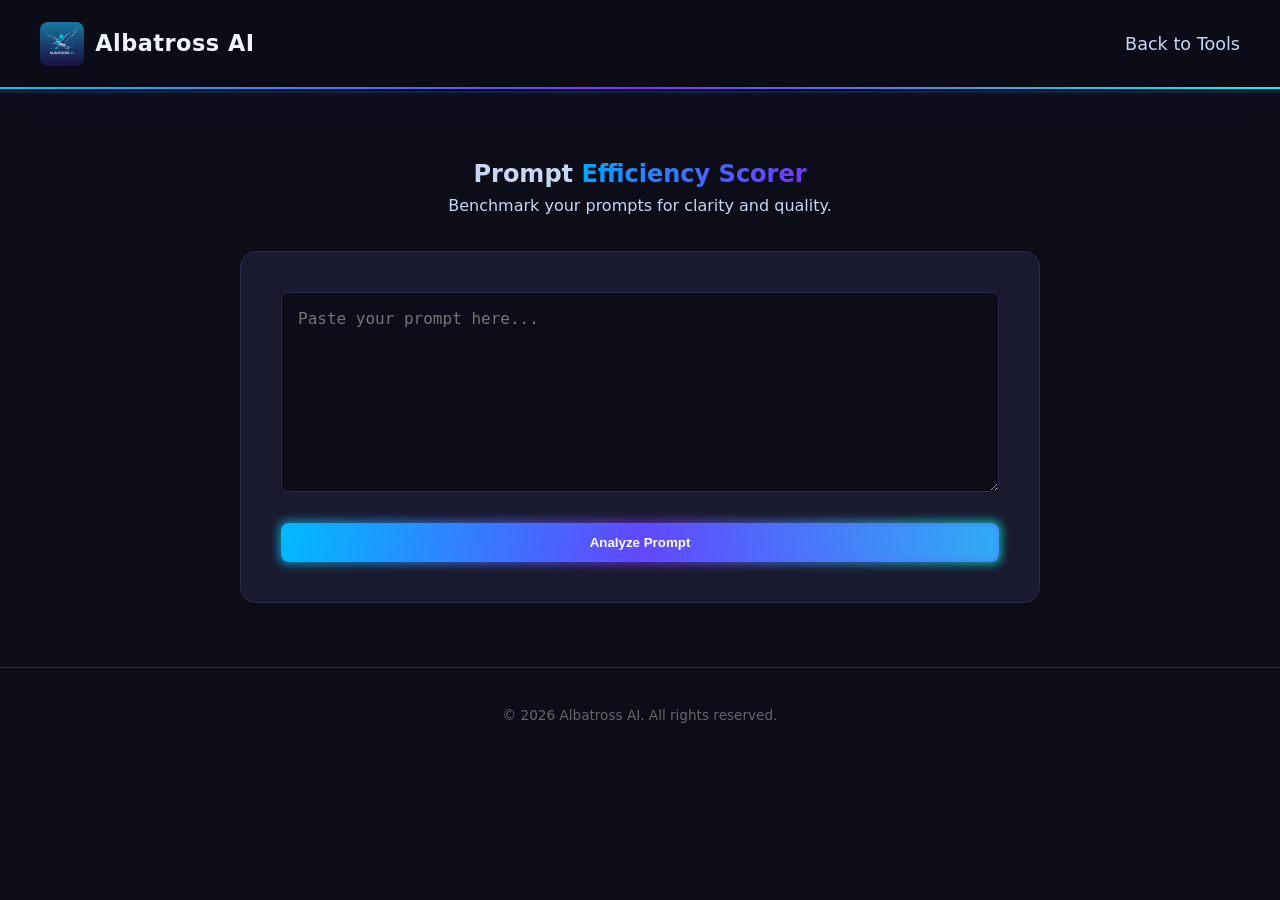
<file: prompt-efficiency-scorer.html>
﻿<!DOCTYPE html>
<html lang="en">
<head>
  <meta charset="UTF-8" />
  <meta name="viewport" content="width=device-width, initial-scale=1.0" />
  <title>Prompt Efficiency Scorer — Albatross AI</title>
  <link rel="stylesheet" href="css/style.css" />
  <style>
    .tool-container {
      background: var(--grey-mid);
      padding: 2.5rem;
      border-radius: 16px;
      max-width: 800px;
      margin: 2rem auto;
      border: 1px solid var(--grey-light);
    }
    textarea {
      width: 100%;
      height: 200px;
      padding: 1rem;
      border-radius: 8px;
      border: 1px solid var(--grey-light);
      background: var(--grey-dark);
      color: var(--white);
      font-size: 1rem;
      margin-bottom: 1.5rem;
      resize: vertical;
    }
    .score-grid {
      display: grid;
      grid-template-columns: repeat(auto-fit, minmax(150px, 1fr));
      gap: 1rem;
      margin-top: 2rem;
      display: none;
    }
    .score-item {
      background: var(--grey-dark);
      padding: 1rem;
      border-radius: 8px;
      text-align: center;
    }
    .score-label { font-size: 0.8rem; opacity: 0.7; }
    .score-value { font-size: 1.5rem; font-weight: 700; color: var(--blue); }
    .overall-score { font-size: 3rem; font-weight: 800; color: var(--blue); margin-top: 1rem; }
  </style>
</head>
<body>

  <!-- NAV -->
  <nav class="navbar">
    <a href="index.html" class="nav-logo" style="text-decoration: none;">
      <img src="assets/images/Albatross AI logo.png" alt="Albatross AI Logo" />
      <span>Albatross AI</span>
    </a>
    <ul class="nav-links">
      <li><a href="tools.html">Back to Tools</a></li>
    </ul>
  </nav>

  <section class="container">
    <div style="text-align: center; margin-top: 4rem;">
      <h1>Prompt <span class="gradient-text">Efficiency Scorer</span></h1>
      <p>Benchmark your prompts for clarity and quality.</p>
    </div>

    <div class="tool-container">
      <textarea id="promptInput" placeholder="Paste your prompt here..."></textarea>
      <button class="btn-primary" style="width: 100%;" onclick="scorePrompt()">Analyze Prompt</button>

      <div id="results" style="display: none; text-align: center; margin-top: 2rem;">
        <p>Overall Efficiency Score:</p>
        <div class="overall-score" id="overallScore">0/100</div>
        
        <div class="score-grid" id="scoreGrid" style="display: grid;">
          <div class="score-item">
            <div class="score-label">Clarity</div>
            <div class="score-value" id="clarityScore">0%</div>
          </div>
          <div class="score-item">
            <div class="score-label">Context</div>
            <div class="score-value" id="contextScore">0%</div>
          </div>
          <div class="score-item">
            <div class="score-label">Constraints</div>
            <div class="score-value" id="constraintsScore">0%</div>
          </div>
        </div>
      </div>
    </div>
  </section>

  <script>
    function scorePrompt() {
      const prompt = document.getElementById('promptInput').value;
      if (!prompt) return;

      const length = prompt.length;
      const wordCount = prompt.split(/\s+/).length;
      
      // Rough heuristic scoring
      let clarity = Math.min(100, (wordCount / 50) * 100);
      let context = prompt.toLowerCase().includes('context') || prompt.toLowerCase().includes('background') ? 90 : 40;
      let constraints = prompt.toLowerCase().includes('do not') || prompt.toLowerCase().includes('must') || prompt.toLowerCase().includes('should') ? 85 : 30;

      if (length < 20) {
        clarity = 10;
        context = 5;
        constraints = 5;
      }

      const overall = Math.round((clarity + context + constraints) / 3);

      document.getElementById('overallScore').innerText = overall + '/100';
      document.getElementById('clarityScore').innerText = Math.round(clarity) + '%';
      document.getElementById('contextScore').innerText = context + '%';
      document.getElementById('constraintsScore').innerText = constraints + '%';
      
      document.getElementById('results').style.display = 'block';
    }
  </script>

  <!-- FOOTER -->
  <footer class="footer" style="margin-top: 4rem;">
    <div class="container">
      <p>&copy; 2026 Albatross AI. All rights reserved.</p>
    </div>
  </footer>

<script src="js/newsletter-popup.js"></script>
</body>
</html>
</file>
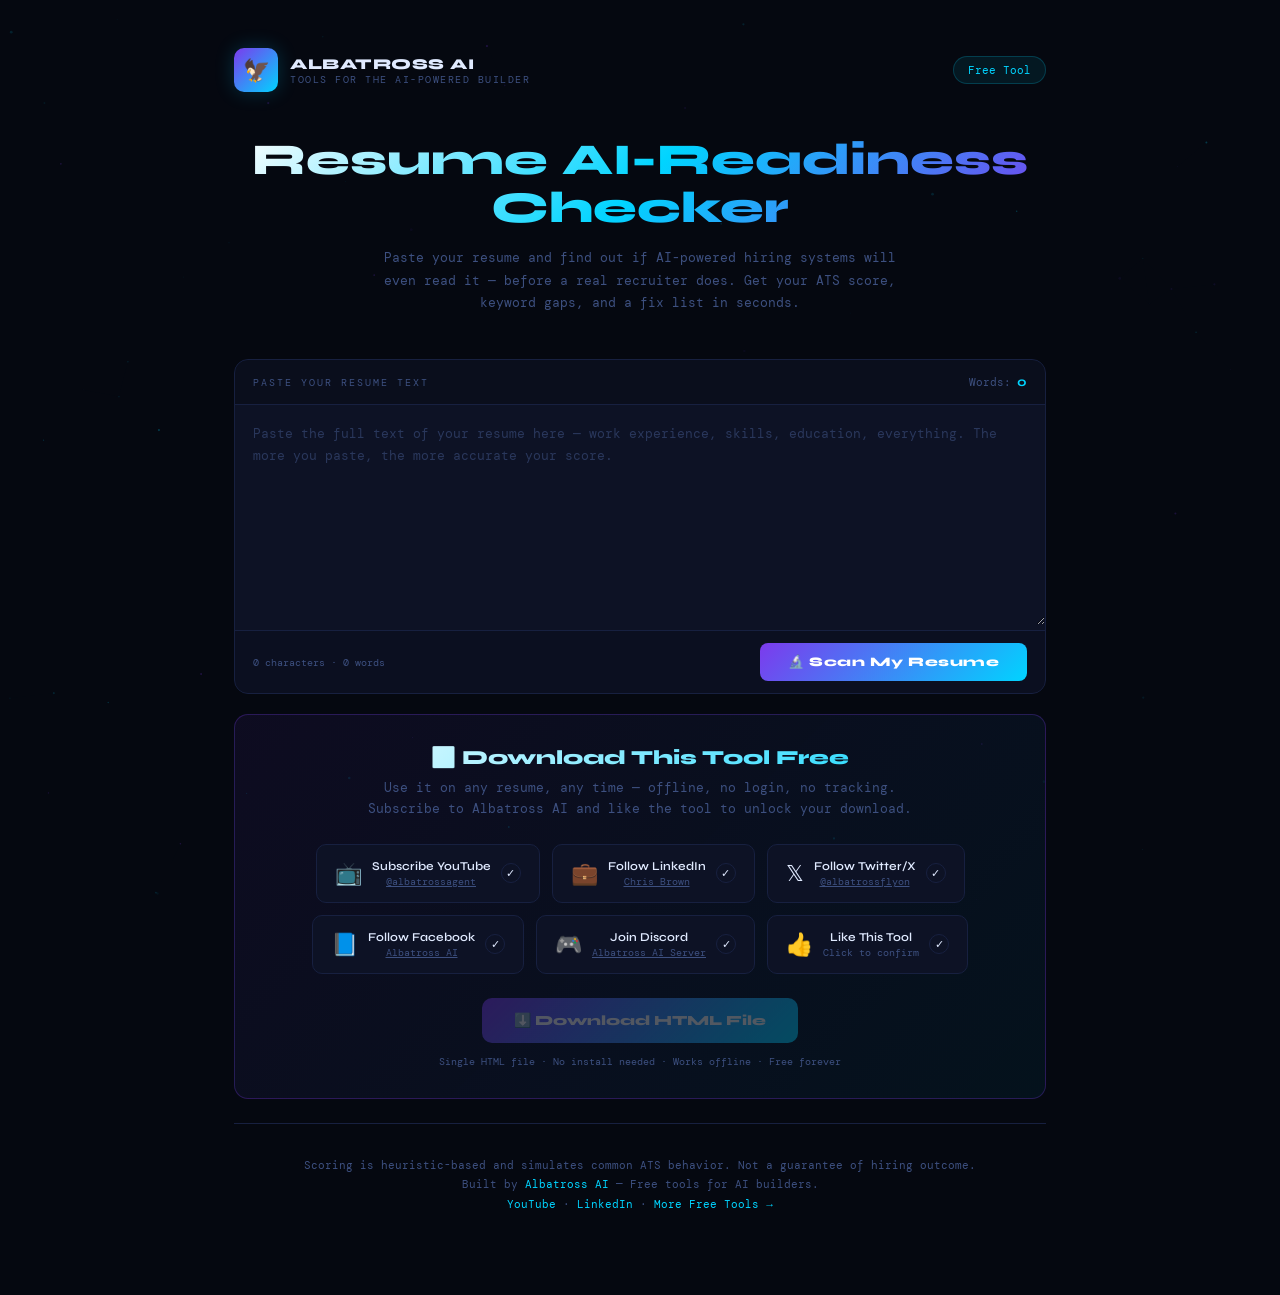
<file: resume-readiness-checker.html>
<!DOCTYPE html>
<html lang="en">
<head>
<meta charset="UTF-8">
<meta name="viewport" content="width=device-width, initial-scale=1.0">
<title>Resume AI-Readiness Checker — Albatross AI</title>
<link href="https://fonts.googleapis.com/css2?family=Syne:wght@400;600;700;800&family=DM+Mono:wght@300;400;500&display=swap" rel="stylesheet">
<style>
  :root {
    --bg:        #050810;
    --surface:   #090d1c;
    --card:      #0d1225;
    --border:    #172040;
    --accent:    #00d4ff;
    --accent2:   #7c3aed;
    --gold:      #f59e0b;
    --green:     #10b981;
    --red:       #ef4444;
    --text:      #e0eaff;
    --muted:     #3d5080;
    --font-head: 'Syne', sans-serif;
    --font-mono: 'DM Mono', monospace;
  }

  * { box-sizing: border-box; margin: 0; padding: 0; }

  body {
    background: var(--bg);
    color: var(--text);
    font-family: var(--font-mono);
    min-height: 100vh;
    overflow-x: hidden;
  }

  /* ANIMATED PARTICLE GRID */
  #canvas-bg {
    position: fixed; inset: 0;
    z-index: 0; opacity: 0.4;
    pointer-events: none;
  }

  .wrapper {
    position: relative; z-index: 1;
    max-width: 860px; margin: 0 auto;
    padding: 48px 24px 80px;
  }

  /* HEADER */
  .header {
    display: flex; align-items: center;
    justify-content: space-between;
    margin-bottom: 44px; flex-wrap: wrap; gap: 12px;
  }

  .brand { display: flex; align-items: center; gap: 12px; }

  .brand-icon {
    width: 44px; height: 44px;
    background: linear-gradient(135deg, var(--accent2), var(--accent));
    border-radius: 10px;
    display: flex; align-items: center; justify-content: center;
    font-size: 22px; flex-shrink: 0;
    box-shadow: 0 0 20px rgba(0,212,255,0.2);
  }

  .brand-name {
    font-family: var(--font-head); font-weight: 800;
    font-size: 15px; color: var(--text); letter-spacing: 0.5px;
  }

  .brand-sub {
    font-size: 10px; color: var(--muted);
    letter-spacing: 1.5px; text-transform: uppercase;
  }

  .header-pill {
    background: rgba(0,212,255,0.08);
    border: 1px solid rgba(0,212,255,0.2);
    border-radius: 20px; padding: 6px 14px;
    font-size: 11px; color: var(--accent);
  }

  /* HERO */
  .hero { text-align: center; margin-bottom: 44px; }

  .hero h1 {
    font-family: var(--font-head); font-weight: 800;
    font-size: clamp(26px, 5vw, 44px);
    line-height: 1.1; margin-bottom: 14px;
    background: linear-gradient(135deg, #fff 0%, var(--accent) 50%, var(--accent2) 100%);
    -webkit-background-clip: text;
    -webkit-text-fill-color: transparent; background-clip: text;
  }

  .hero p {
    font-size: 13px; color: var(--muted);
    max-width: 520px; margin: 0 auto; line-height: 1.75;
  }

  /* INPUT AREA */
  .input-card {
    background: var(--card); border: 1px solid var(--border);
    border-radius: 14px; overflow: hidden; margin-bottom: 20px;
    transition: border-color 0.2s;
  }

  .input-card:focus-within {
    border-color: rgba(0,212,255,0.4);
    box-shadow: 0 0 0 3px rgba(0,212,255,0.06);
  }

  .input-top {
    display: flex; justify-content: space-between; align-items: center;
    padding: 14px 18px; border-bottom: 1px solid var(--border);
    background: rgba(0,0,0,0.25);
  }

  .input-top label {
    font-size: 10px; letter-spacing: 2px;
    text-transform: uppercase; color: var(--muted);
  }

  .word-counter {
    font-size: 11px; color: var(--muted);
    display: flex; align-items: center; gap: 6px;
  }

  .word-count {
    font-family: var(--font-head); font-weight: 700;
    font-size: 13px; color: var(--accent);
  }

  textarea {
    width: 100%; min-height: 220px;
    background: transparent; border: none; outline: none;
    color: var(--text); font-family: var(--font-mono);
    font-size: 13px; line-height: 1.7;
    padding: 18px; resize: vertical;
  }

  textarea::placeholder { color: var(--muted); opacity: 0.6; }

  .input-bottom {
    padding: 12px 18px; border-top: 1px solid var(--border);
    background: rgba(0,0,0,0.15);
    display: flex; justify-content: space-between; align-items: center;
    flex-wrap: wrap; gap: 10px;
  }

  .input-bottom span { font-size: 10px; color: var(--muted); }

  .scan-btn {
    background: linear-gradient(135deg, var(--accent2), var(--accent));
    color: #fff; border: none; cursor: pointer;
    font-family: var(--font-head); font-size: 13px; font-weight: 800;
    padding: 11px 28px; border-radius: 8px;
    transition: all 0.2s; letter-spacing: 0.5px;
    position: relative; overflow: hidden;
  }

  .scan-btn::before {
    content: '';
    position: absolute; inset: 0;
    background: linear-gradient(135deg, rgba(255,255,255,0.1), transparent);
    opacity: 0; transition: opacity 0.2s;
  }

  .scan-btn:hover { transform: translateY(-1px); box-shadow: 0 0 25px rgba(0,212,255,0.4); }
  .scan-btn:hover::before { opacity: 1; }

  /* ══════════════════════════════════
     SCANNING OVERLAY — THE MAGIC
  ══════════════════════════════════ */
  #scanOverlay {
    display: none;
    position: fixed; inset: 0;
    background: rgba(5,8,16,0.96);
    z-index: 100;
    flex-direction: column;
    align-items: center;
    justify-content: center;
    gap: 0;
  }

  #scanOverlay.active { display: flex; }

  /* DNA helix spinner */
  .helix-wrap {
    width: 80px; height: 80px;
    position: relative; margin-bottom: 32px;
  }

  .helix-ring {
    position: absolute; inset: 0;
    border-radius: 50%;
    border: 2px solid transparent;
    animation: spin 1.4s linear infinite;
  }

  .helix-ring:nth-child(1) {
    border-top-color: var(--accent);
    border-right-color: var(--accent);
    animation-duration: 1.0s;
  }

  .helix-ring:nth-child(2) {
    inset: 10px;
    border-bottom-color: var(--accent2);
    border-left-color: var(--accent2);
    animation-duration: 0.7s;
    animation-direction: reverse;
  }

  .helix-ring:nth-child(3) {
    inset: 22px;
    border-top-color: var(--gold);
    border-right-color: var(--gold);
    animation-duration: 1.5s;
  }

  .helix-dot {
    position: absolute; inset: 34px;
    border-radius: 50%;
    background: radial-gradient(circle, var(--accent), var(--accent2));
    animation: pulse-dot 1.2s ease-in-out infinite;
    box-shadow: 0 0 20px rgba(0,212,255,0.8);
  }

  @keyframes spin {
    to { transform: rotate(360deg); }
  }

  @keyframes pulse-dot {
    0%, 100% { transform: scale(1); opacity: 1; }
    50%       { transform: scale(1.4); opacity: 0.6; }
  }

  /* Scanning status text */
  .scan-status {
    font-family: var(--font-head); font-size: 22px; font-weight: 800;
    color: var(--text); margin-bottom: 8px;
    text-align: center;
  }

  .scan-substatus {
    font-size: 12px; color: var(--muted);
    letter-spacing: 1px; text-align: center;
    min-height: 18px; margin-bottom: 36px;
  }

  /* Scanning beam on resume text */
  .scan-doc-wrap {
    width: min(480px, 90vw);
    background: var(--card); border: 1px solid var(--border);
    border-radius: 10px; overflow: hidden;
    position: relative; margin-bottom: 32px;
    max-height: 180px;
  }

  .scan-beam {
    position: absolute; left: 0; right: 0;
    height: 3px;
    background: linear-gradient(90deg,
      transparent 0%,
      rgba(0,212,255,0.3) 20%,
      rgba(0,212,255,1) 50%,
      rgba(0,212,255,0.3) 80%,
      transparent 100%);
    box-shadow: 0 0 20px rgba(0,212,255,0.8), 0 0 60px rgba(0,212,255,0.3);
    animation: beam-scan 1.8s ease-in-out infinite;
    z-index: 2;
  }

  @keyframes beam-scan {
    0%   { top: 0%; opacity: 1; }
    90%  { top: 100%; opacity: 1; }
    100% { top: 100%; opacity: 0; }
  }

  .scan-doc-text {
    padding: 16px;
    font-size: 10px; color: rgba(224,234,255,0.25);
    line-height: 1.6; user-select: none;
    overflow: hidden;
  }

  .scan-doc-text .highlighted {
    color: rgba(0,212,255,0.9);
    background: rgba(0,212,255,0.08);
    border-radius: 2px;
    transition: all 0.3s;
  }

  /* Progress checks */
  .scan-checks {
    display: flex; flex-direction: column; gap: 8px;
    width: min(400px, 90vw);
  }

  .scan-check {
    display: flex; align-items: center; gap: 12px;
    font-size: 12px; color: var(--muted);
    opacity: 0; transform: translateX(-10px);
    transition: all 0.4s ease;
  }

  .scan-check.show { opacity: 1; transform: translateX(0); }
  .scan-check.done { color: var(--text); }

  .check-icon {
    width: 20px; height: 20px; border-radius: 50%;
    border: 1.5px solid var(--muted);
    display: flex; align-items: center; justify-content: center;
    font-size: 10px; flex-shrink: 0;
    transition: all 0.3s;
  }

  .scan-check.done .check-icon {
    background: var(--green); border-color: var(--green); color: #000;
  }

  .scan-check.active .check-icon {
    border-color: var(--accent);
    box-shadow: 0 0 8px rgba(0,212,255,0.6);
    animation: spin 1s linear infinite;
  }

  /* ══════════════════════════════════
     RESULTS
  ══════════════════════════════════ */
  .results-section {
    display: none; animation: fadeUp 0.5s ease;
  }

  .results-section.visible { display: block; }

  @keyframes fadeUp {
    from { opacity: 0; transform: translateY(16px); }
    to   { opacity: 1; transform: translateY(0); }
  }

  /* Score banner */
  .score-banner {
    background: var(--card); border: 1px solid var(--border);
    border-radius: 14px; padding: 24px;
    display: flex; align-items: center; gap: 24px;
    margin-bottom: 18px; flex-wrap: wrap;
    position: relative; overflow: hidden;
  }

  .score-banner::before {
    content: '';
    position: absolute; top: 0; left: 0; right: 0; height: 3px;
    background: linear-gradient(90deg, var(--accent2), var(--accent), var(--gold));
  }

  /* Circular gauge */
  .gauge-wrap { position: relative; width: 100px; height: 100px; flex-shrink: 0; }

  .gauge-wrap svg { width: 100px; height: 100px; transform: rotate(-90deg); }

  .gauge-bg  { fill: none; stroke: var(--border); stroke-width: 7; }
  .gauge-arc { fill: none; stroke-width: 7; stroke-linecap: round; transition: stroke-dashoffset 1.2s cubic-bezier(0.4,0,0.2,1); }

  .gauge-num {
    position: absolute; inset: 0;
    display: flex; flex-direction: column;
    align-items: center; justify-content: center;
  }

  .gauge-val {
    font-family: var(--font-head); font-weight: 800;
    font-size: 26px; line-height: 1;
  }

  .gauge-lbl {
    font-size: 9px; letter-spacing: 1.5px;
    text-transform: uppercase; color: var(--muted); margin-top: 2px;
  }

  .score-info { flex: 1; min-width: 200px; }

  .score-grade {
    font-family: var(--font-head); font-size: 16px; font-weight: 800;
    margin-bottom: 6px;
  }

  .score-desc { font-size: 12px; color: var(--muted); line-height: 1.6; }

  /* Category grid */
  .cat-grid {
    display: grid; grid-template-columns: repeat(3, 1fr);
    gap: 12px; margin-bottom: 18px;
  }

  @media (max-width: 600px) { .cat-grid { grid-template-columns: 1fr 1fr; } }
  @media (max-width: 380px) { .cat-grid { grid-template-columns: 1fr; } }

  .cat-tile {
    background: var(--card); border: 1px solid var(--border);
    border-radius: 12px; padding: 16px;
    position: relative; overflow: hidden;
    transition: transform 0.2s;
    animation: tileIn 0.4s ease both;
  }

  .cat-tile:hover { transform: translateY(-2px); }

  @keyframes tileIn {
    from { opacity: 0; transform: scale(0.95); }
    to   { opacity: 1; transform: scale(1); }
  }

  .cat-tile::after {
    content: '';
    position: absolute; bottom: 0; left: 0; right: 0; height: 2px;
  }

  .cat-icon  { font-size: 18px; margin-bottom: 8px; }
  .cat-name  { font-size: 10px; letter-spacing: 1px; text-transform: uppercase; color: var(--muted); margin-bottom: 6px; }
  .cat-score { font-family: var(--font-head); font-size: 22px; font-weight: 800; }
  .cat-bar-track { height: 4px; background: var(--surface); border-radius: 2px; margin-top: 8px; }
  .cat-bar-fill  { height: 100%; border-radius: 2px; transition: width 1s cubic-bezier(0.4,0,0.2,1); }

  /* Issues & Wins */
  .two-col {
    display: grid; grid-template-columns: 1fr 1fr;
    gap: 14px; margin-bottom: 18px;
  }

  @media (max-width: 560px) { .two-col { grid-template-columns: 1fr; } }

  .list-card {
    background: var(--card); border: 1px solid var(--border);
    border-radius: 12px; overflow: hidden;
  }

  .list-head {
    padding: 13px 16px; border-bottom: 1px solid var(--border);
    font-family: var(--font-head); font-size: 13px; font-weight: 700;
  }

  .list-body { padding: 14px 16px; display: flex; flex-direction: column; gap: 9px; }

  .list-item {
    display: flex; gap: 8px; align-items: flex-start;
    font-size: 11px; color: var(--muted); line-height: 1.5;
    animation: fadeUp 0.3s ease both;
  }

  .list-item .dot {
    width: 6px; height: 6px; border-radius: 50%;
    flex-shrink: 0; margin-top: 4px;
  }

  /* Keyword heatmap */
  .keywords-card {
    background: var(--card); border: 1px solid var(--border);
    border-radius: 12px; overflow: hidden; margin-bottom: 18px;
  }

  .kw-head {
    padding: 13px 16px; border-bottom: 1px solid var(--border);
    font-family: var(--font-head); font-size: 13px; font-weight: 700;
    display: flex; justify-content: space-between; align-items: center;
  }

  .kw-body { padding: 16px; display: flex; flex-wrap: wrap; gap: 8px; }

  .kw-tag {
    padding: 5px 10px; border-radius: 20px;
    font-size: 11px; border: 1px solid;
    animation: fadeUp 0.3s ease both;
  }

  .kw-tag.found    { background: rgba(16,185,129,0.1); border-color: rgba(16,185,129,0.3); color: var(--green); }
  .kw-tag.missing  { background: rgba(239,68,68,0.08); border-color: rgba(239,68,68,0.25); color: var(--red); opacity: 0.7; }

  /* GATE */
  .gate-card {
    background: linear-gradient(135deg, rgba(124,58,237,0.08), rgba(0,212,255,0.05));
    border: 1px solid rgba(124,58,237,0.28);
    border-radius: 14px; padding: 30px 24px;
    margin-bottom: 24px; text-align: center;
  }

  .gate-card h2 {
    font-family: var(--font-head); font-size: 20px; font-weight: 800;
    margin-bottom: 8px;
    background: linear-gradient(135deg, #fff, var(--accent));
    -webkit-background-clip: text;
    -webkit-text-fill-color: transparent; background-clip: text;
  }

  .gate-card p { font-size: 13px; color: var(--muted); margin-bottom: 24px; line-height: 1.6; }

  .gate-steps {
    display: flex; justify-content: center;
    gap: 12px; flex-wrap: wrap; margin-bottom: 24px;
  }

  .gate-step {
    background: var(--card); border: 1px solid var(--border);
    border-radius: 10px; padding: 14px 18px;
    display: flex; align-items: center; gap: 10px;
    cursor: pointer; transition: all 0.2s; min-width: 160px;
  }

  .gate-step:hover  { border-color: var(--accent); background: rgba(0,212,255,0.05); }
  .gate-step.done   { border-color: var(--green); background: rgba(16,185,129,0.07); }

  .step-icon  { font-size: 22px; }
  .step-title { font-size: 12px; font-weight: 600; font-family: var(--font-head); color: var(--text); }
  .step-sub   { font-size: 10px; color: var(--muted); margin-top: 2px; }

  .check {
    margin-left: auto; width: 20px; height: 20px; border-radius: 50%;
    border: 1.5px solid var(--border);
    display: flex; align-items: center; justify-content: center;
    font-size: 11px; flex-shrink: 0; transition: all 0.2s;
  }

  .gate-step.done .check { background: var(--green); border-color: var(--green); color: #000; }

  .download-btn {
    display: inline-flex; align-items: center; gap: 10px;
    background: linear-gradient(135deg, var(--accent2), var(--accent));
    color: #fff; font-family: var(--font-head);
    font-size: 14px; font-weight: 800;
    padding: 14px 32px; border-radius: 10px;
    border: none; cursor: pointer;
    opacity: 0.3; pointer-events: none; transition: all 0.25s;
  }

  .download-btn.unlocked {
    opacity: 1; pointer-events: all;
    box-shadow: 0 0 30px rgba(0,212,255,0.3);
  }

  .download-btn.unlocked:hover {
    transform: translateY(-2px);
    box-shadow: 0 0 50px rgba(0,212,255,0.5);
  }

  .gate-note { font-size: 10px; color: var(--muted); margin-top: 12px; }

  /* FOOTER */
  .footer { text-align: center; padding-top: 32px; border-top: 1px solid var(--border); }
  .footer p { font-size: 11px; color: var(--muted); line-height: 1.8; }
  .footer a { color: var(--accent); text-decoration: none; }
  .footer a:hover { text-decoration: underline; }
</style>
</head>
<body>

<!-- PARTICLE CANVAS -->
<canvas id="canvas-bg"></canvas>

<!-- SCANNING OVERLAY -->
<div id="scanOverlay">
  <div class="helix-wrap">
    <div class="helix-ring"></div>
    <div class="helix-ring"></div>
    <div class="helix-ring"></div>
    <div class="helix-dot"></div>
  </div>
  <div class="scan-status" id="scanStatus">Initializing AI Scanner</div>
  <div class="scan-substatus" id="scanSubStatus">Preparing analysis modules...</div>

  <div class="scan-doc-wrap">
    <div class="scan-beam"></div>
    <div class="scan-doc-text" id="scanDocPreview"></div>
  </div>

  <div class="scan-checks" id="scanChecks">
    <div class="scan-check" id="chk0"><div class="check-icon">◐</div>Parsing document structure</div>
    <div class="scan-check" id="chk1"><div class="check-icon">◐</div>Extracting keywords & skills</div>
    <div class="scan-check" id="chk2"><div class="check-icon">◐</div>Checking ATS compatibility</div>
    <div class="scan-check" id="chk3"><div class="check-icon">◐</div>Scoring against AI hiring models</div>
    <div class="scan-check" id="chk4"><div class="check-icon">◐</div>Analyzing impact language</div>
    <div class="scan-check" id="chk5"><div class="check-icon">◐</div>Generating recommendations</div>
  </div>
</div>

<div class="wrapper">

  <!-- HEADER -->
  <div class="header">
    <div class="brand">
      <div class="brand-icon">🦅</div>
      <div>
        <div class="brand-name">ALBATROSS AI</div>
        <div class="brand-sub">Tools for the AI-Powered Builder</div>
      </div>
    </div>
    <div class="header-pill">Free Tool</div>
  </div>

  <!-- HERO -->
  <div class="hero">
    <h1>Resume AI-Readiness Checker</h1>
    <p>Paste your resume and find out if AI-powered hiring systems will even read it — before a real recruiter does. Get your ATS score, keyword gaps, and a fix list in seconds.</p>
  </div>

  <!-- INPUT -->
  <div class="input-card">
    <div class="input-top">
      <label>Paste Your Resume Text</label>
      <div class="word-counter">Words: <span class="word-count" id="wordCount">0</span></div>
    </div>
    <textarea id="resumeInput"
      placeholder="Paste the full text of your resume here — work experience, skills, education, everything. The more you paste, the more accurate your score."
      oninput="onType()"></textarea>
    <div class="input-bottom">
      <span id="charInfo">0 characters · 0 words</span>
      <button class="scan-btn" onclick="startScan()">🔬 Scan My Resume</button>
    </div>
  </div>

  <!-- RESULTS -->
  <div class="results-section" id="resultsSection">

    <!-- SCORE BANNER -->
    <div class="score-banner">
      <div class="gauge-wrap">
        <svg viewBox="0 0 100 100">
          <circle class="gauge-bg" cx="50" cy="50" r="42"/>
          <circle class="gauge-arc" id="gaugeArc" cx="50" cy="50" r="42"
            stroke-dasharray="264" stroke-dashoffset="264"/>
        </svg>
        <div class="gauge-num">
          <span class="gauge-val" id="gaugeVal">0</span>
          <span class="gauge-lbl">/ 100</span>
        </div>
      </div>
      <div class="score-info">
        <div class="score-grade" id="scoreGrade">—</div>
        <div class="score-desc" id="scoreDesc">—</div>
      </div>
    </div>

    <!-- CATEGORY TILES -->
    <div class="cat-grid" id="catGrid"></div>

    <!-- WINS + ISSUES -->
    <div class="two-col">
      <div class="list-card">
        <div class="list-head" style="color:var(--green)">✅ What's Working</div>
        <div class="list-body" id="winsList"></div>
      </div>
      <div class="list-card">
        <div class="list-head" style="color:var(--red)">🚨 Critical Issues</div>
        <div class="list-body" id="issuesList"></div>
      </div>
    </div>

    <!-- KEYWORD HEATMAP -->
    <div class="keywords-card">
      <div class="kw-head">
        <span>🔍 AI Keyword Heatmap</span>
        <span style="font-size:10px; color:var(--muted)" id="kwSummary"></span>
      </div>
      <div class="kw-body" id="kwBody"></div>
    </div>

  </div>

  <!-- DOWNLOAD GATE -->
  <div class="gate-card">
    <h2>⬇️ Download This Tool Free</h2>
    <p>Use it on any resume, any time — offline, no login, no tracking.<br>Subscribe to Albatross AI and like the tool to unlock your download.</p>
    <div class="gate-steps">
      <div class="gate-step" id="step-sub" onclick="markDone('step-sub')">
        <div class="step-icon">📺</div>
        <div>
          <div class="step-title">Subscribe YouTube</div>
          <div class="step-sub"><a href="https://youtube.com/@albatrossagent" target="_blank" style="color:inherit">@albatrossagent</a></div>
        </div>
        <div class="check">✓</div>
      </div>
      <div class="gate-step" id="step-linkedin" onclick="markDone('step-linkedin')">
        <div class="step-icon">💼</div>
        <div>
          <div class="step-title">Follow LinkedIn</div>
          <div class="step-sub"><a href="https://www.linkedin.com/in/chris-brown-2657aa3a4" target="_blank" style="color:inherit">Chris Brown</a></div>
        </div>
        <div class="check">✓</div>
      </div>
      <div class="gate-step" id="step-twitter" onclick="markDone('step-twitter')">
        <div class="step-icon">𝕏</div>
        <div>
          <div class="step-title">Follow Twitter/X</div>
          <div class="step-sub"><a href="https://x.com/albatrossflyon" target="_blank" style="color:inherit">@albatrossflyon</a></div>
        </div>
        <div class="check">✓</div>
      </div>
      <div class="gate-step" id="step-facebook" onclick="markDone('step-facebook')">
        <div class="step-icon">📘</div>
        <div>
          <div class="step-title">Follow Facebook</div>
          <div class="step-sub"><a href="https://www.facebook.com/share/1bnjF9fdUg/" target="_blank" style="color:inherit">Albatross AI</a></div>
        </div>
        <div class="check">✓</div>
      </div>
      <div class="gate-step" id="step-discord" onclick="markDone('step-discord')">
        <div class="step-icon">🎮</div>
        <div>
          <div class="step-title">Join Discord</div>
          <div class="step-sub"><a href="https://discord.gg/DSxeXEBx" target="_blank" style="color:inherit">Albatross AI Server</a></div>
        </div>
        <div class="check">✓</div>
      </div>
      <div class="gate-step" id="step-like" onclick="markDone('step-like')">
        <div class="step-icon">👍</div>
        <div>
          <div class="step-title">Like This Tool</div>
          <div class="step-sub">Click to confirm</div>
        </div>
        <div class="check">✓</div>
      </div>
    </div>

    <button class="download-btn" id="downloadBtn" onclick="downloadTool()">
      ⬇️ Download HTML File
    </button>
    <div class="gate-note">Single HTML file · No install needed · Works offline · Free forever</div>
  </div>

  <!-- FOOTER -->
  <div class="footer">
    <p>Scoring is heuristic-based and simulates common ATS behavior. Not a guarantee of hiring outcome.<br>
    Built by <a href="#">Albatross AI</a> — Free tools for AI builders.<br>
    <a href="#">YouTube</a> · <a href="#">LinkedIn</a> · <a href="#">More Free Tools →</a></p>
  </div>

</div>

<script>
// ══════════════════════════════════
// PARTICLE CANVAS BACKGROUND
// ══════════════════════════════════
const canvas = document.getElementById('canvas-bg');
const ctx = canvas.getContext('2d');
let particles = [];
let W, H;

function resize() {
  W = canvas.width  = window.innerWidth;
  H = canvas.height = window.innerHeight;
}

function initParticles() {
  particles = [];
  const count = Math.floor((W * H) / 14000);
  for (let i = 0; i < count; i++) {
    particles.push({
      x: Math.random() * W,
      y: Math.random() * H,
      r: Math.random() * 1.2 + 0.3,
      vx: (Math.random() - 0.5) * 0.3,
      vy: (Math.random() - 0.5) * 0.3,
      alpha: Math.random() * 0.5 + 0.1,
      color: Math.random() > 0.5 ? '0,212,255' : '124,58,237'
    });
  }
}

function drawParticles() {
  ctx.clearRect(0, 0, W, H);
  particles.forEach((p, i) => {
    p.x += p.vx; p.y += p.vy;
    if (p.x < 0) p.x = W;
    if (p.x > W) p.x = 0;
    if (p.y < 0) p.y = H;
    if (p.y > H) p.y = 0;

    ctx.beginPath();
    ctx.arc(p.x, p.y, p.r, 0, Math.PI * 2);
    ctx.fillStyle = `rgba(${p.color},${p.alpha})`;
    ctx.fill();

    // Connect nearby particles
    for (let j = i + 1; j < particles.length; j++) {
      const q = particles[j];
      const dx = p.x - q.x, dy = p.y - q.y;
      const dist = Math.sqrt(dx*dx + dy*dy);
      if (dist < 100) {
        ctx.beginPath();
        ctx.moveTo(p.x, p.y);
        ctx.lineTo(q.x, q.y);
        ctx.strokeStyle = `rgba(0,212,255,${0.06 * (1 - dist/100)})`;
        ctx.lineWidth = 0.5;
        ctx.stroke();
      }
    }
  });
  requestAnimationFrame(drawParticles);
}

resize();
initParticles();
drawParticles();
window.addEventListener('resize', () => { resize(); initParticles(); });

// ══════════════════════════════════
// TYPING HANDLER
// ══════════════════════════════════
function onType() {
  const txt  = document.getElementById('resumeInput').value;
  const words = txt.trim().split(/\s+/).filter(Boolean).length;
  document.getElementById('wordCount').textContent = words;
  document.getElementById('charInfo').textContent  = `${txt.length} characters · ${words} words`;
}

// ══════════════════════════════════
// SCAN ANIMATION SEQUENCE
// ══════════════════════════════════
const scanSteps = [
  { status: 'Parsing Document',      sub: 'Reading structure and sections...',    duration: 600 },
  { status: 'Extracting Keywords',   sub: 'Identifying skills and technologies...', duration: 700 },
  { status: 'ATS Compatibility',     sub: 'Testing against hiring system patterns...', duration: 650 },
  { status: 'AI Scoring Model',      sub: 'Running against recruiter heuristics...', duration: 800 },
  { status: 'Analyzing Language',    sub: 'Checking impact verbs and metrics...', duration: 600 },
  { status: 'Building Report',       sub: 'Compiling recommendations...', duration: 500 },
];

function startScan() {
  const txt = document.getElementById('resumeInput').value.trim();
  if (!txt || txt.split(/\s+/).length < 20) {
    alert('Please paste at least a few lines of your resume to get an accurate score.');
    return;
  }

  // Show overlay
  const overlay = document.getElementById('scanOverlay');
  overlay.classList.add('active');

  // Show resume preview in scan window
  document.getElementById('scanDocPreview').textContent = txt.substring(0, 400) + '...';

  // Reset checks
  for (let i = 0; i < 6; i++) {
    const el = document.getElementById('chk' + i);
    el.className = 'scan-check';
    el.querySelector('.check-icon').textContent = '◐';
  }

  let delay = 200;
  scanSteps.forEach((step, i) => {
    setTimeout(() => {
      document.getElementById('scanStatus').textContent    = step.status;
      document.getElementById('scanSubStatus').textContent = step.sub;

      const chk = document.getElementById('chk' + i);
      chk.classList.add('show', 'active');

      if (i > 0) {
        const prev = document.getElementById('chk' + (i-1));
        prev.classList.remove('active');
        prev.classList.add('done');
        prev.querySelector('.check-icon').textContent = '✓';
      }
    }, delay);
    delay += step.duration;
  });

  // Finish
  setTimeout(() => {
    const last = document.getElementById('chk5');
    last.classList.remove('active');
    last.classList.add('done');
    last.querySelector('.check-icon').textContent = '✓';

    document.getElementById('scanStatus').textContent    = 'Analysis Complete';
    document.getElementById('scanSubStatus').textContent = 'Rendering your results...';

    setTimeout(() => {
      overlay.classList.remove('active');
      renderResults(txt);
    }, 700);
  }, delay + 200);
}

// ══════════════════════════════════
// SCORING ENGINE
// ══════════════════════════════════
const AI_KEYWORDS = {
  found: [], missing: []
};

const TARGET_KEYWORDS = [
  'machine learning','artificial intelligence','deep learning','python','tensorflow',
  'pytorch','data analysis','nlp','natural language','computer vision','api',
  'cloud','aws','azure','gcp','docker','kubernetes','git','agile','scrum',
  'sql','javascript','react','node','automation','workflow','llm','prompt',
  'claude','gpt','openai','anthropic','model','training','inference',
  'communication','leadership','management','strategy','collaboration',
  'problem solving','analytical','results','achieved','improved','reduced',
  'increased','launched','built','designed','developed','implemented'
];

function scoreResume(txt) {
  const lower  = txt.toLowerCase();
  const words  = txt.trim().split(/\s+/).filter(Boolean);
  const wc     = words.length;

  // 1. ATS FORMAT (0-100)
  let ats = 40;
  if (wc > 200) ats += 15;
  if (wc > 400) ats += 10;
  if (/\b(experience|education|skills|summary|objective|work|employment)\b/i.test(txt)) ats += 20;
  if (/\b(20\d\d|19\d\d)\b/.test(txt)) ats += 10;
  if (/[•\-\*]/.test(txt)) ats += 5;
  if (/[<>{}\[\]]/.test(txt)) ats -= 20;
  ats = Math.min(100, Math.max(0, ats));

  // 2. KEYWORDS (0-100)
  let kwFound = 0;
  AI_KEYWORDS.found = [];
  AI_KEYWORDS.missing = [];
  TARGET_KEYWORDS.forEach(kw => {
    if (lower.includes(kw)) {
      kwFound++;
      AI_KEYWORDS.found.push(kw);
    } else {
      AI_KEYWORDS.missing.push(kw);
    }
  });
  const kw = Math.min(100, Math.round((kwFound / TARGET_KEYWORDS.length) * 100 * 1.8));

  // 3. IMPACT LANGUAGE (0-100)
  let impact = 20;
  const impactVerbs = (lower.match(/\b(achieved|improved|reduced|increased|launched|built|designed|developed|implemented|led|managed|created|delivered|drove|grew|optimized|streamlined|automated|transformed|generated|saved|spearheaded|orchestrated|established)\b/g) || []).length;
  impact += Math.min(50, impactVerbs * 8);
  if (/\d+%/.test(txt)) impact += 15;
  if (/\$[\d,]+/.test(txt)) impact += 10;
  impact = Math.min(100, Math.max(0, impact));

  // 4. COMPLETENESS (0-100)
  let complete = 20;
  if (/\b(summary|objective|profile)\b/i.test(txt)) complete += 20;
  if (/\b(experience|work|employment)\b/i.test(txt)) complete += 20;
  if (/\b(education|degree|university|college|school)\b/i.test(txt)) complete += 20;
  if (/\b(skills|technologies|tools|proficient|expertise)\b/i.test(txt)) complete += 15;
  if (/\b(contact|email|phone|linkedin)\b/i.test(txt)) complete += 5;
  complete = Math.min(100, Math.max(0, complete));

  // 5. READABILITY (0-100)
  let read = 50;
  const avgWordLen = txt.replace(/\s/g,'').length / Math.max(wc, 1);
  if (avgWordLen < 6.5) read += 20;
  if (wc > 300 && wc < 1000) read += 20;
  if (wc < 100) read -= 30;
  if (wc > 1500) read -= 15;
  read = Math.min(100, Math.max(0, read));

  // 6. AI-SPECIFIC RELEVANCE (0-100)
  let aiRel = 10;
  const aiTerms = ['ai','machine learning','llm','prompt','automation','gpt','claude','openai','anthropic','neural','model','data','python','api','workflow'];
  aiTerms.forEach(t => { if (lower.includes(t)) aiRel += 6; });
  aiRel = Math.min(100, Math.max(0, aiRel));

  const total = Math.round((ats + kw + impact + complete + read + aiRel) / 6);

  return { total, cats: { ats, kw, impact, complete, read, aiRel }, wc, kwFound };
}

function getGrade(score) {
  if (score >= 85) return { label: 'AI-Ready ✅',   color: '#10b981', desc: 'Your resume will pass most AI screening systems. Strong keyword density and impact language detected.' };
  if (score >= 70) return { label: 'Good Shape 👍', color: '#00d4ff', desc: 'Solid foundation. A few targeted improvements will significantly boost your ATS pass rate.' };
  if (score >= 55) return { label: 'Needs Work ⚠️', color: '#f59e0b', desc: 'You\'re getting filtered before human eyes. Several critical gaps need addressing.' };
  if (score >= 40) return { label: 'At Risk 🚨',    color: '#ef4444', desc: 'High chance of automatic rejection. Missing key signals AI hiring tools look for.' };
  return { label: 'Critical ❌', color: '#ef4444', desc: 'This resume is likely invisible to AI hiring systems. Significant rebuild recommended.' };
}

function getWins(txt, cats) {
  const wins = [];
  if (cats.ats > 60)    wins.push('Clean document structure detected');
  if (cats.impact > 60) wins.push('Strong use of impact verbs');
  if (/\d+%/.test(txt)) wins.push('Quantified achievements found');
  if (cats.kw > 50)     wins.push('Good keyword coverage for AI field');
  if (cats.complete > 60) wins.push('Key resume sections present');
  if (/linkedin/i.test(txt)) wins.push('LinkedIn profile referenced');
  if (/github/i.test(txt))   wins.push('GitHub portfolio included');
  return wins.slice(0, 4);
}

function getIssues(txt, cats, wc) {
  const issues = [];
  if (wc < 200)         issues.push('Resume too short — ATS systems expect 300–700 words');
  if (cats.kw < 40)     issues.push('Low keyword density — add more AI/tech terminology');
  if (cats.impact < 40) issues.push('Weak impact language — add measurable achievements');
  if (!/\d+%/.test(txt)) issues.push('No quantified results — use percentages and numbers');
  if (cats.complete < 50) issues.push('Missing key sections (summary, skills, or education)');
  if (cats.aiRel < 30)  issues.push('Low AI-field relevance — add AI tools and projects');
  if (!/linkedin/i.test(txt.toLowerCase())) issues.push('No LinkedIn URL found');
  return issues.slice(0, 4);
}

// ══════════════════════════════════
// RENDER RESULTS
// ══════════════════════════════════
function renderResults(txt) {
  const result = scoreResume(txt);
  const g = getGrade(result.total);

  document.getElementById('resultsSection').classList.add('visible');

  // Gauge
  const circumference = 264;
  const offset = circumference - (result.total / 100) * circumference;
  const arc = document.getElementById('gaugeArc');
  arc.style.stroke = g.color;
  setTimeout(() => { arc.style.strokeDashoffset = offset; }, 100);

  document.getElementById('gaugeVal').textContent  = result.total;
  document.getElementById('gaugeVal').style.color  = g.color;
  document.getElementById('scoreGrade').textContent = g.label;
  document.getElementById('scoreGrade').style.color = g.color;
  document.getElementById('scoreDesc').textContent  = g.desc;

  // Category tiles
  const catDefs = [
    { key:'ats',      icon:'🤖', label:'ATS Format',        color:'#00d4ff' },
    { key:'kw',       icon:'🔑', label:'Keywords',          color:'#7c3aed' },
    { key:'impact',   icon:'💥', label:'Impact Language',   color:'#f59e0b' },
    { key:'complete', icon:'📋', label:'Completeness',      color:'#10b981' },
    { key:'read',     icon:'📖', label:'Readability',       color:'#60a5fa' },
    { key:'aiRel',    icon:'🧠', label:'AI Relevance',      color:'#f472b6' },
  ];

  document.getElementById('catGrid').innerHTML = catDefs.map((c, i) => {
    const val = Math.round(result.cats[c.key]);
    return `
      <div class="cat-tile" style="animation-delay:${i*0.08}s">
        <div style="position:absolute;bottom:0;left:0;right:0;height:2px;background:${c.color}"></div>
        <div class="cat-icon">${c.icon}</div>
        <div class="cat-name">${c.label}</div>
        <div class="cat-score" style="color:${c.color}">${val}</div>
        <div class="cat-bar-track">
          <div class="cat-bar-fill" style="background:${c.color}; width:0%" id="cbar${i}"></div>
        </div>
      </div>
    `;
  }).join('');

  setTimeout(() => {
    catDefs.forEach((c, i) => {
      const val = Math.round(result.cats[c.key]);
      const bar = document.getElementById('cbar' + i);
      if (bar) bar.style.width = val + '%';
    });
  }, 100);

  // Wins
  const wins = getWins(txt, result.cats);
  document.getElementById('winsList').innerHTML = wins.map((w, i) =>
    `<div class="list-item" style="animation-delay:${i*0.1}s">
      <div class="dot" style="background:var(--green)"></div>${w}
    </div>`
  ).join('') || '<div class="list-item"><div class="dot" style="background:var(--muted)"></div>No major wins detected yet</div>';

  // Issues
  const issues = getIssues(txt, result.cats, result.wc);
  document.getElementById('issuesList').innerHTML = issues.map((iss, i) =>
    `<div class="list-item" style="animation-delay:${i*0.1}s">
      <div class="dot" style="background:var(--red)"></div>${iss}
    </div>`
  ).join('') || '<div class="list-item"><div class="dot" style="background:var(--green)"></div>No critical issues found</div>';

  // Keywords
  const found   = AI_KEYWORDS.found.slice(0, 18);
  const missing = AI_KEYWORDS.missing.slice(0, 12);
  document.getElementById('kwSummary').textContent = `${found.length} found · ${missing.length} missing`;
  document.getElementById('kwBody').innerHTML = [
    ...found.map((kw, i) => `<span class="kw-tag found" style="animation-delay:${i*0.04}s">${kw}</span>`),
    ...missing.slice(0,8).map((kw, i) => `<span class="kw-tag missing" style="animation-delay:${(found.length+i)*0.04}s">${kw}</span>`)
  ].join('');

  document.getElementById('resultsSection').scrollIntoView({ behavior:'smooth', block:'start' });
}

// ══════════════════════════════════
// GATE
// ══════════════════════════════════
const done = { 'step-sub': false, 'step-linkedin': false, 'step-twitter': false, 'step-facebook': false, 'step-discord': false, 'step-like': false };

function markDone(id) {
  done[id] = true;
  document.getElementById(id).classList.add('done');
  if (Object.values(done).every(Boolean)) {
    document.getElementById('downloadBtn').classList.add('unlocked');
  }
}

function downloadTool() {
  const html = document.documentElement.outerHTML;
  const blob = new Blob([html], { type: 'text/html' });
  const a = document.createElement('a');
  a.href = URL.createObjectURL(blob);
  a.download = 'albatross-resume-readiness-checker.html';
  a.click();
}
</script>
<script src="js/newsletter-popup.js"></script>
</body>
</html>
</file>
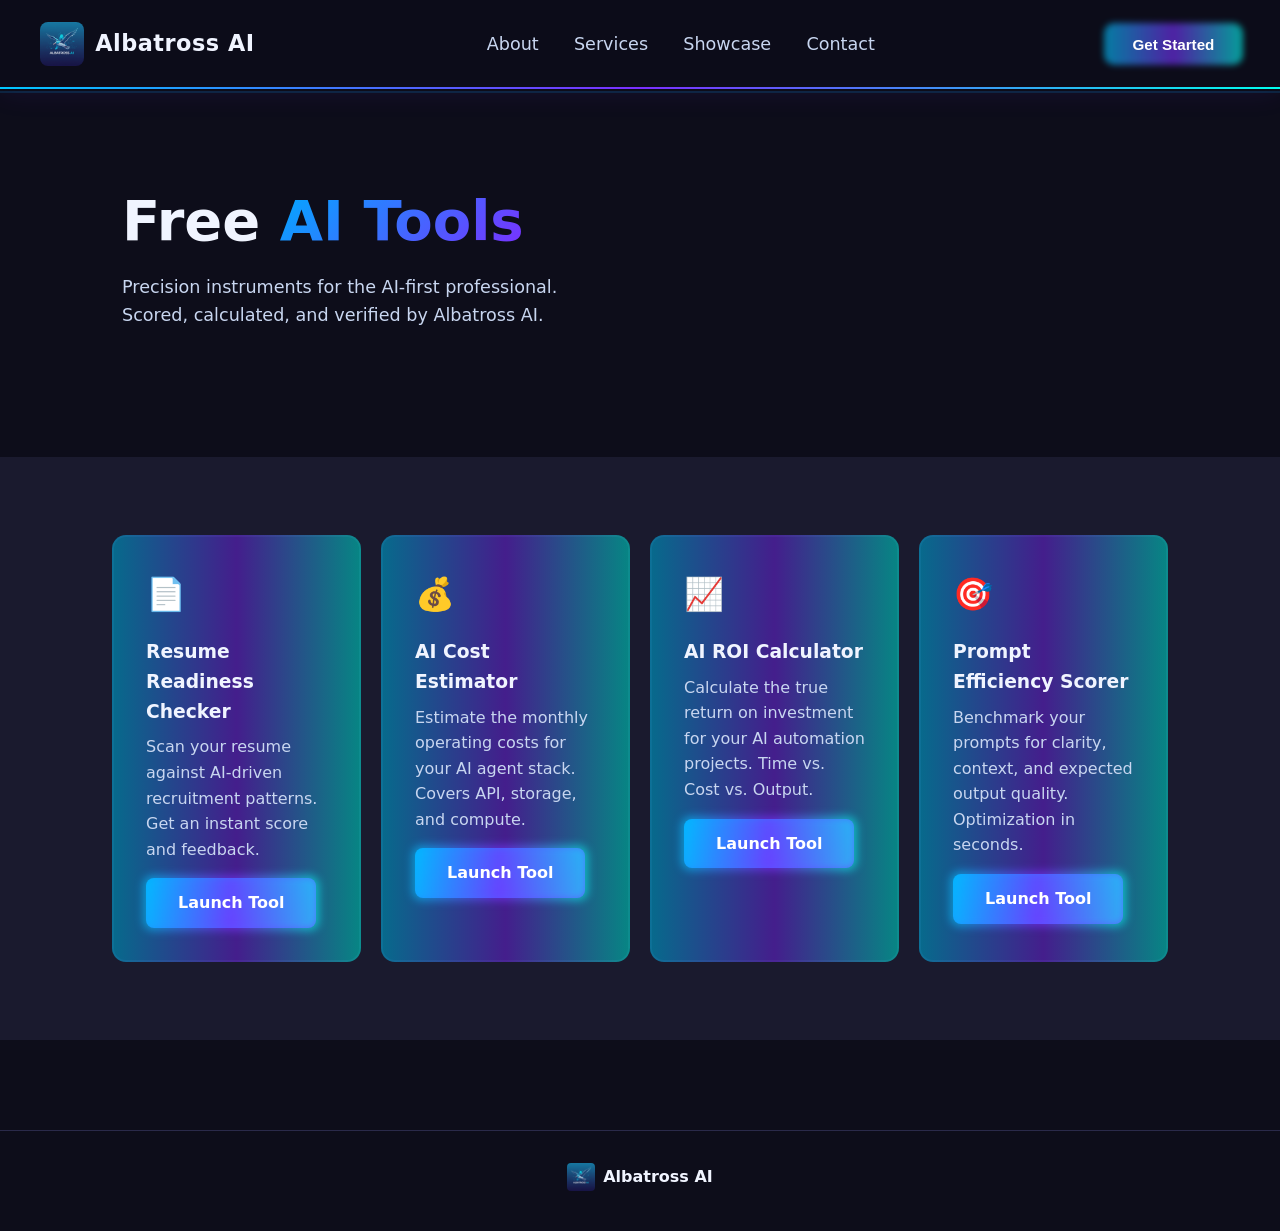
<file: tools.html>
﻿<!DOCTYPE html>
<html lang="en">
<head>
  <meta charset="UTF-8" />
  <meta name="viewport" content="width=device-width, initial-scale=1.0" />
  <title>AI Tools Hub — Albatross AI</title>
  <link rel="stylesheet" href="css/style.css" />
</head>
<body>

  <!-- NAV -->
  <nav class="navbar">
    <a href="index.html" class="nav-logo" style="text-decoration: none;">
      <img src="assets/images/Albatross AI logo.png" alt="Albatross AI Logo" />
      <span>Albatross AI</span>
    </a>
    <ul class="nav-links">
      <li><a href="index.html#about">About</a></li>
      <li><a href="index.html#services">Services</a></li>
      <li><a href="index.html#showcase">Showcase</a></li>
      <li><a href="index.html#contact">Contact</a></li>
    </ul>
    <button class="nav-cta">Get Started</button>
  </nav>

  <!-- TOOLS HERO -->
  <section class="hero" id="tools-hero">
    <div class="hero-content">
      <h1>Free <span class="gradient-text">AI Tools</span></h1>
      <p>Precision instruments for the AI-first professional. Scored, calculated, and verified by Albatross AI.</p>
    </div>
  </section>

  <!-- TOOLS GRID -->
  <section class="about" id="tools-grid">
    <div class="container">
      <div class="about-cards">
        
        <!-- Tool 1: Resume Checker -->
        <div class="card">
          <div class="card-icon">📄</div>
          <h3>Resume Readiness Checker</h3>
          <p>Scan your resume against AI-driven recruitment patterns. Get an instant score and feedback.</p>
          <a href="resume-readiness-checker.html" class="btn-primary" style="margin-top: 1rem; display: inline-block;">Launch Tool</a>
        </div>

        <!-- Tool 2: Cost Estimator -->
        <div class="card">
          <div class="card-icon">💰</div>
          <h3>AI Cost Estimator</h3>
          <p>Estimate the monthly operating costs for your AI agent stack. Covers API, storage, and compute.</p>
          <a href="ai-cost-estimator.html" class="btn-primary" style="margin-top: 1rem; display: inline-block;">Launch Tool</a>
        </div>

        <!-- Tool 3: ROI Calculator -->
        <div class="card">
          <div class="card-icon">📈</div>
          <h3>AI ROI Calculator</h3>
          <p>Calculate the true return on investment for your AI automation projects. Time vs. Cost vs. Output.</p>
          <a href="ai-roi-calculator.html" class="btn-primary" style="margin-top: 1rem; display: inline-block;">Launch Tool</a>
        </div>

        <!-- Tool 4: Prompt Scorer -->
        <div class="card">
          <div class="card-icon">🎯</div>
          <h3>Prompt Efficiency Scorer</h3>
          <p>Benchmark your prompts for clarity, context, and expected output quality. Optimization in seconds.</p>
          <a href="prompt-efficiency-scorer.html" class="btn-primary" style="margin-top: 1rem; display: inline-block;">Launch Tool</a>
        </div>

      </div>
    </div>
  </section>

  <!-- AD SLOT — above footer -->
  <div class="ad-slot ad-slot-footer">
    <!-- Google AdSense — insert ad code here after approval -->
  </div>

  <!-- FOOTER -->
  <footer class="footer">
    <div class="container">
      <div class="footer-logo">
        <img src="assets/images/Albatross AI logo.png" alt="Albatross AI" />
        <span>Albatross AI</span>
</file>
<file: css/style.css>
/* ===========================
   ALBATROSS AI — STYLE SHEET
   Brand: Electric Blue, White, Dark Grey
   =========================== */

/* === AD SLOTS === */
.ad-slot {
  width: 100%;
  max-width: 728px;
  min-height: 90px;
  margin: 0 auto;
  display: block;
  text-align: center;
  padding: 0.5rem 0;
}
.ad-slot:empty { display: none; }

*, *::before, *::after {
  margin: 0;
  padding: 0;
  box-sizing: border-box;
}

:root {
  --blue: #00aaff;
  --blue-dark: #0077cc;
  --white: #f0f4ff;
  --grey-dark: #0d0d1a;
  --grey-mid: #1a1a2e;
  --grey-light: #2a2a4a;
  --text: #c8d6f0;
  --gradient: linear-gradient(135deg, #00aaff, #7b2fff);
}

html { scroll-behavior: smooth; }

body {
  font-family: 'Segoe UI', system-ui, sans-serif;
  background-color: var(--grey-dark);
  color: var(--text);
  line-height: 1.6;
}

.container {
  max-width: 1100px;
  margin: 0 auto;
  padding: 0 1.5rem;
}

.gradient-text {
  background: var(--gradient);
  -webkit-background-clip: text;
  -webkit-text-fill-color: transparent;
  background-clip: text;
}

/* === RAINBOW KEYFRAME — slow & easy on eyes === */
@keyframes rainbow-border {
  0%   { background-position: 0% 50%; }
  50%  { background-position: 100% 50%; }
  100% { background-position: 0% 50%; }
}

/* BUTTONS */
.btn-primary {
  display: inline-block;
  padding: 0.75rem 2rem;
  background: var(--gradient);
  color: #fff;
  border-radius: 8px;
  text-decoration: none;
  font-weight: 600;
  cursor: pointer;
  position: relative;
  border: none;
  z-index: 0;
  transition: transform 0.2s, opacity 0.2s;
}
.btn-primary::before {
  content: '';
  position: absolute;
  inset: -3px;
  border-radius: 10px;
  background: linear-gradient(270deg, #00c8ff, #00ff99, #7b2fff, #00aaff, #00ffee, #7b2fff, #00c8ff);
  background-size: 300% 300%;
  animation: rainbow-border 8s linear infinite;
  z-index: -1;
  filter: blur(4px);
  opacity: 0.6;
}
.btn-primary:hover { transform: translateY(-2px); }

.btn-secondary {
  display: inline-block;
  padding: 0.75rem 2rem;
  background: var(--grey-dark);
  color: var(--white);
  border-radius: 8px;
  text-decoration: none;
  font-weight: 600;
  position: relative;
  border: none;
  z-index: 0;
  transition: transform 0.2s;
}
.btn-secondary::before {
  content: '';
  position: absolute;
  inset: -3px;
  border-radius: 10px;
  background: linear-gradient(270deg, #00c8ff, #00ff99, #7b2fff, #00aaff, #00ffee, #7b2fff, #00c8ff);
  background-size: 300% 300%;
  animation: rainbow-border 8s linear infinite;
  z-index: -1;
  filter: blur(4px);
  opacity: 0.6;
}
.btn-secondary:hover { transform: translateY(-2px); }

/* NAVBAR */
.navbar {
  display: flex;
  align-items: center;
  justify-content: space-between;
  padding: 1.4rem 2.5rem;
  background: rgba(13, 13, 26, 0.97);
  position: sticky;
  top: 0;
  z-index: 100;
  backdrop-filter: blur(12px);
  border-bottom: 2px solid transparent;
  background-clip: padding-box;
  box-shadow: 0 2px 0 0 rgba(0,170,255,0.15), 0 0 30px rgba(123,47,255,0.1);
}

/* Rainbow bottom line on navbar */
.navbar::after {
  content: '';
  position: absolute;
  bottom: 0; left: 0; right: 0;
  height: 2px;
  background: linear-gradient(270deg, #00c8ff, #00ff99, #7b2fff, #00aaff, #00ffee, #7b2fff, #00c8ff);
  background-size: 300% 300%;
  animation: rainbow-border 10s linear infinite;
}

.nav-logo {
  display: flex;
  align-items: center;
  gap: 0.7rem;
  font-size: 1.4rem;
  font-weight: 800;
  color: var(--white);
  letter-spacing: 0.5px;
}
.nav-logo img {
  height: 44px;
  width: 44px;
  object-fit: contain;
  border-radius: 8px;
}

.nav-links {
  display: flex;
  list-style: none;
  gap: 2.2rem;
}
.nav-links a {
  color: var(--text);
  text-decoration: none;
  font-size: 1.1rem;
  font-weight: 500;
  position: relative;
  padding-bottom: 4px;
  transition: color 0.2s;
}

/* Underline slides left→right on hover, right→left on leave */
.nav-links a::after {
  content: '';
  position: absolute;
  bottom: 0;
  left: 0;
  width: 0;
  height: 2px;
  background: linear-gradient(90deg, var(--blue), #7b2fff);
  border-radius: 2px;
  transition: width 0.3s ease;
}
.nav-links a:hover { color: var(--white); }
.nav-links a:hover::after { width: 100%; }

/* Reverse: when mouse leaves, line retracts right→left */
.nav-links a:not(:hover)::after {
  left: auto;
  right: 0;
  width: 0;
  transition: width 0.3s ease;
}

.nav-cta {
  padding: 0.6rem 1.6rem;
  background: var(--grey-dark);
  color: #fff;
  border: none;
  border-radius: 8px;
  font-weight: 700;
  font-size: 0.95rem;
  cursor: pointer;
  position: relative;
  z-index: 0;
  transition: transform 0.2s;
}
.nav-cta::before {
  content: '';
  position: absolute;
  inset: -3px;
  border-radius: 10px;
  background: linear-gradient(270deg, #00c8ff, #00ff99, #7b2fff, #00aaff, #00ffee, #7b2fff, #00c8ff);
  background-size: 300% 300%;
  animation: rainbow-border 8s linear infinite;
  z-index: -1;
  filter: blur(3px);
  opacity: 0.6;
}
.nav-cta:hover { transform: translateY(-2px); }
.nav-cta:hover { opacity: 0.85; }

.hamburger {
  display: none;
  background: none;
  border: none;
  color: var(--white);
  font-size: 1.6rem;
  cursor: pointer;
}

/* HERO */
.hero {
  display: flex;
  align-items: center;
  justify-content: space-between;
  gap: 3rem;
  padding: 6rem 2rem;
  max-width: 1100px;
  margin: 0 auto;
}

.hero-content {
  flex: 1;
  animation: fadeSlideIn 0.9s ease both;
}
.hero-content h1 {
  font-size: clamp(2.2rem, 5vw, 3.5rem);
  font-weight: 800;
  color: var(--white);
  line-height: 1.2;
  margin-bottom: 1.2rem;
}
.hero-content p {
  font-size: 1.1rem;
  margin-bottom: 2rem;
  max-width: 480px;
  animation: fadeSlideIn 1.1s ease both;
}
.hero-buttons {
  display: flex;
  gap: 1rem;
  flex-wrap: wrap;
  animation: fadeSlideIn 1.3s ease both;
}

@keyframes fadeSlideIn {
  from { opacity: 0; transform: translateX(-24px); }
  to   { opacity: 1; transform: translateX(0); }
}

.hero-image {
  flex: 1;
  display: flex;
  justify-content: center;
}

/* === ANIMATED HERO IMAGE === */
.hero-img-wrapper {
  position: relative;
  width: 100%;
  max-width: 520px;
}

.hero-img-wrapper img {
  width: 100%;
  border-radius: 16px;
  border: 1px solid rgba(0, 170, 255, 0.4);
  box-shadow: 0 0 60px rgba(0, 170, 255, 0.25), 0 0 120px rgba(123, 47, 255, 0.15);
  animation: float 5s ease-in-out infinite;
  display: block;
}

/* Floating up/down */
@keyframes float {
  0%   { transform: translateY(0px); }
  50%  { transform: translateY(-14px); }
  100% { transform: translateY(0px); }
}

/* Scan line sweeping across */
.scan-line {
  position: absolute;
  top: 0;
  left: 0;
  width: 100%;
  height: 3px;
  background: linear-gradient(90deg, transparent, rgba(0, 200, 255, 0.8), transparent);
  border-radius: 2px;
  animation: scan 3s linear infinite;
  pointer-events: none;
}
@keyframes scan {
  0%   { top: 0%; opacity: 1; }
  90%  { opacity: 1; }
  100% { top: 100%; opacity: 0; }
}

/* Pulsing glow ring */
.glow-ring {
  position: absolute;
  inset: -12px;
  border-radius: 20px;
  border: 2px solid rgba(0, 170, 255, 0.3);
  animation: pulse-ring 3s ease-in-out infinite;
  pointer-events: none;
}
@keyframes pulse-ring {
  0%   { box-shadow: 0 0 0 0 rgba(0, 170, 255, 0.4); opacity: 1; }
  70%  { box-shadow: 0 0 0 20px rgba(0, 170, 255, 0); opacity: 0.6; }
  100% { box-shadow: 0 0 0 0 rgba(0, 170, 255, 0); opacity: 1; }
}

/* ABOUT */
.about {
  padding: 5rem 2rem;
  background: var(--grey-mid);
}
.about h2 { font-size: 2rem; margin-bottom: 1rem; }
.about > .container > p { margin-bottom: 3rem; max-width: 600px; }

.about-cards {
  display: grid;
  grid-template-columns: repeat(auto-fit, minmax(240px, 1fr));
  gap: 1.5rem;
}

.card {
  background: var(--grey-dark);
  border-radius: 12px;
  padding: 2rem;
  position: relative;
  z-index: 0;
  transition: transform 0.2s;
}
.card::before {
  content: '';
  position: absolute;
  inset: -2px;
  border-radius: 14px;
  background: linear-gradient(270deg, #00c8ff, #00ff99, #7b2fff, #00aaff, #00ffee, #7b2fff, #00c8ff);
  background-size: 300% 300%;
  animation: rainbow-border 10s linear infinite;
  z-index: -1;
  opacity: 0.5;
  transition: opacity 0.3s;
}
.card:hover { transform: translateY(-5px); }
.card:hover::before { opacity: 1; }
.card-icon { font-size: 2rem; margin-bottom: 1rem; }
.card h3 { color: var(--white); margin-bottom: 0.5rem; }

/* SERVICES */
.services { padding: 5rem 2rem; }
.services h2 { font-size: 2rem; margin-bottom: 2.5rem; }

.services-grid {
  display: grid;
  grid-template-columns: repeat(auto-fit, minmax(220px, 1fr));
  gap: 1.5rem;
}

.service-item {
  background: var(--grey-mid);
  border-radius: 12px;
  padding: 1.8rem;
  position: relative;
  z-index: 0;
  transition: transform 0.2s;
}
.service-item::before {
  content: '';
  position: absolute;
  inset: -2px;
  border-radius: 14px;
  background: linear-gradient(270deg, #00c8ff, #00ff99, #7b2fff, #00aaff, #00ffee, #7b2fff, #00c8ff);
  background-size: 300% 300%;
  animation: rainbow-border 10s linear infinite;
  z-index: -1;
  opacity: 0.4;
  transition: opacity 0.3s;
}
.service-item:hover { transform: translateY(-4px); }
.service-item:hover::before { opacity: 1; }
.service-item h3 { color: var(--white); margin-bottom: 0.6rem; }

/* SHOWCASE / WALLPAPER */
.showcase { padding: 0; }

.wallpaper-frame {
  position: relative;
  width: 100%;
  height: 600px;
  overflow: hidden;
}
.wp-slide {
  position: absolute;
  inset: 0;
  width: 100%;
  height: 600px;
  object-fit: cover;
  object-position: center top;
  filter: brightness(0.65);
  transition: opacity 1.5s ease-in-out;
}
.wp-slide-1 { opacity: 1; }
.wp-slide-2 { opacity: 0; }
.wallpaper-overlay {
  position: absolute;
  inset: 0;
  display: flex;
  flex-direction: column;
  align-items: center;
  justify-content: center;
  text-align: center;
  padding: 2rem;
}
.wallpaper-overlay h2 {
  font-size: clamp(2rem, 5vw, 3.5rem);
  font-weight: 800;
  color: var(--white);
  margin-bottom: 1rem;
  text-shadow: 0 2px 20px rgba(0,0,0,0.8);
}
.wallpaper-overlay p {
  font-size: 1.2rem;
  color: var(--text);
  text-shadow: 0 2px 10px rgba(0,0,0,0.8);
}

/* Animated glow border frame around wallpaper — no fill, just edge glow */
.rainbow-border-anim {
  position: absolute;
  inset: 0;
  pointer-events: none;
  animation: rainbow-glow 8s linear infinite;
}
@keyframes rainbow-glow {
  0%   { box-shadow: inset 0 0 0 4px rgba(0,200,255,0.7),  0 0 30px rgba(0,170,255,0.3); }
  25%  { box-shadow: inset 0 0 0 4px rgba(0,255,180,0.7),  0 0 30px rgba(0,255,180,0.3); }
  50%  { box-shadow: inset 0 0 0 4px rgba(123,47,255,0.7), 0 0 30px rgba(123,47,255,0.3); }
  75%  { box-shadow: inset 0 0 0 4px rgba(0,238,255,0.7),  0 0 30px rgba(0,238,255,0.3); }
  100% { box-shadow: inset 0 0 0 4px rgba(0,200,255,0.7),  0 0 30px rgba(0,170,255,0.3); }
}

/* GALLERY */
.gallery { padding: 5rem 2rem; }
.gallery h2 { font-size: 2rem; margin-bottom: 2rem; }

.gallery-grid {
  display: grid;
  grid-template-columns: repeat(auto-fit, minmax(220px, 1fr));
  gap: 1rem;
}
.gallery-grid img {
  width: 100%;
  height: 220px;
  object-fit: cover;
  border-radius: 12px;
  border: 1px solid var(--grey-light);
  transition: transform 0.3s, box-shadow 0.3s;
}
.gallery-grid img:hover {
  transform: scale(1.04);
  box-shadow: 0 0 20px rgba(0, 170, 255, 0.3);
}

/* CONTACT */
.contact {
  padding: 5rem 2rem;
  background: var(--grey-mid);
  text-align: center;
}
.contact h2 { font-size: 2rem; margin-bottom: 1rem; }
.contact > .container > p { margin-bottom: 2.5rem; }

/* DOORS MODAL */
.doors-overlay {
  position: fixed;
  inset: 0;
  z-index: 999;
  display: flex;
  align-items: center;
  justify-content: center;
  background: rgba(5, 5, 15, 0.85);
  backdrop-filter: blur(8px);
  opacity: 0;
  pointer-events: none;
  transition: opacity 0.4s ease;
}
.doors-overlay.open {
  opacity: 1;
  pointer-events: all;
}

.doors-container {
  position: relative;
  display: flex;
  width: min(900px, 95vw);
  height: 340px;
  border-radius: 16px;
  overflow: hidden;
}

/* Each door slides in from its side */
.door {
  flex: 1;
  display: flex;
  align-items: center;
  justify-content: center;
  transition: transform 0.6s cubic-bezier(0.77, 0, 0.18, 1);
}
.door-left   { transform: translateX(-100%); background: var(--grey-mid);  border-right: 1px solid var(--grey-light); }
.door-middle { transform: translateY(100%);  background: #111128;          border-right: 1px solid var(--grey-light); }
.door-right  { transform: translateX(100%);  background: var(--grey-dark); }

.doors-overlay.open .door-left   { transform: translateX(0); }
.doors-overlay.open .door-middle { transform: translateY(0); transition-delay: 0.08s; }
.doors-overlay.open .door-right  { transform: translateX(0); transition-delay: 0.15s; }

.door-middle .door-link svg { color: #00c8ff; }

.door-link {
  display: flex;
  flex-direction: column;
  align-items: center;
  gap: 0.8rem;
  text-decoration: none;
  color: var(--text);
  padding: 2.5rem;
  width: 100%;
  height: 100%;
  justify-content: center;
  transition: background 0.25s, color 0.25s;
  position: relative;
  z-index: 0;
}
.door-link::before {
  content: '';
  position: absolute;
  inset: -2px;
  background: linear-gradient(270deg, #00c8ff, #00ff99, #7b2fff, #00aaff, #00ffee, #7b2fff, #00c8ff);
  background-size: 300% 300%;
  animation: rainbow-border 10s linear infinite;
  z-index: -1;
  opacity: 0;
  transition: opacity 0.3s;
}
.door-link:hover { color: var(--white); }
.door-link:hover::before { opacity: 0.35; }

.door-link svg {
  width: 56px;
  height: 56px;
  transition: transform 0.25s, color 0.25s;
}
.door-left  .door-link svg { color: #0a66c2; }
.door-right .door-link svg { color: #e6edf3; }
.door-link:hover svg { transform: scale(1.15); }

.door-facebook { transform: translateX(-100%); background: #0d1b3e; border-right: 1px solid var(--grey-light); }
.doors-overlay.open .door-facebook { transform: translateX(0); transition-delay: 0.02s; }
.door-facebook .door-link svg { color: #1877f2; }

.door-x     { transform: translateX(-100%); background: #0a0a0a; border-right: 1px solid var(--grey-light); }
.doors-overlay.open .door-x { transform: translateX(0); transition-delay: 0.05s; }
.door-x .door-link svg { color: #e7e9ea; }

.door-phone { transform: translateX(100%); background: #0d1117; border-left: 1px solid var(--grey-light); }
.doors-overlay.open .door-phone { transform: translateX(0); transition-delay: 0.22s; }
.door-phone .door-link svg { color: #00cc77; }

.door-email-btn {
  background: none;
  border: none;
  cursor: pointer;
  font-family: inherit;
  width: 100%;
}

.door-link span {
  font-size: 1.4rem;
  font-weight: 700;
  color: var(--white);
  letter-spacing: 0.5px;
}
.door-link small {
  font-size: 0.85rem;
  color: var(--text);
  opacity: 0.7;
}

/* Close button */
.doors-close {
  position: absolute;
  top: 12px;
  right: 14px;
  background: none;
  border: none;
  color: var(--text);
  font-size: 1.2rem;
  cursor: pointer;
  z-index: 10;
  line-height: 1;
  transition: color 0.2s, transform 0.2s;
}
.doors-close:hover { color: var(--white); transform: rotate(90deg); }

/* FOOTER */
.footer {
  padding: 2rem;
  background: var(--grey-dark);
  border-top: 1px solid var(--grey-light);
  text-align: center;
}
.footer-logo {
  display: flex;
  align-items: center;
  justify-content: center;
  gap: 0.5rem;
  font-weight: 700;
  color: var(--white);
  margin-bottom: 0.5rem;
}
.footer-logo img {
  height: 28px;
  width: 28px;
  object-fit: contain;
  border-radius: 4px;
}
.footer p { font-size: 0.85rem; color: #666; margin-top: 0.3rem; }
.footer-email {
  background: none;
  border: none;
  color: var(--blue);
  font-size: 0.9rem;
  font-family: inherit;
  cursor: pointer;
  transition: color 0.2s;
}
.footer-email:hover { color: var(--white); }

/* SCROLL FADE-IN */
.fade-in {
  opacity: 0;
  transform: translateY(20px);
  transition: opacity 0.6s ease, transform 0.6s ease;
}
.fade-in.visible {
  opacity: 1;
  transform: translateY(0);
}

/* PRICING */
.pricing {
  padding: 5rem 0;
  background: var(--grey-mid);
}
.pricing .container { text-align: center; }
.pricing h2 { font-size: 2.2rem; margin-bottom: 0.5rem; }
.pricing-sub {
  color: var(--text);
  opacity: 0.75;
  margin-bottom: 3rem;
  font-size: 1.05rem;
}

.pricing-grid {
  display: grid;
  grid-template-columns: repeat(3, 1fr);
  gap: 1.5rem;
  align-items: stretch;
  margin-bottom: 3rem;
}

.pricing-card {
  background: var(--grey-dark);
  border: 1px solid var(--grey-light);
  border-radius: 16px;
  padding: 2rem 1.5rem;
  display: flex;
  flex-direction: column;
  align-items: center;
  gap: 1rem;
  transition: transform 0.2s, border-color 0.2s;
}
.pricing-card:hover { transform: translateY(-4px); border-color: var(--blue); }

.pricing-featured {
  border-color: var(--blue);
  box-shadow: 0 0 30px rgba(0,170,255,0.18);
  transform: scale(1.04);
}
.pricing-featured:hover { transform: scale(1.04) translateY(-4px); }

.pricing-badge {
  font-size: 0.8rem;
  font-weight: 700;
  letter-spacing: 1.5px;
  text-transform: uppercase;
  color: var(--blue);
  background: rgba(0,170,255,0.1);
  padding: 0.3rem 0.9rem;
  border-radius: 20px;
}

.pricing-price {
  font-size: 3rem;
  font-weight: 800;
  color: var(--white);
  line-height: 1;
}
.pricing-price span {
  font-size: 1.1rem;
  font-weight: 500;
  color: var(--text);
  opacity: 0.7;
}

.pricing-features {
  list-style: none;
  width: 100%;
  display: flex;
  flex-direction: column;
  gap: 0.6rem;
  text-align: left;
}
.pricing-features li {
  padding: 0.35rem 0;
  border-bottom: 1px solid rgba(255,255,255,0.05);
  font-size: 0.95rem;
  color: var(--text);
}
.pricing-features li::before {
  content: '✓ ';
  color: var(--blue);
  font-weight: 700;
}

.pricing-cta {
  width: 100%;
  text-align: center;
  margin-top: 0.5rem;
}

.pricing-addons {
  background: var(--grey-dark);
  border: 1px solid var(--grey-light);
  border-radius: 16px;
  padding: 2rem;
  text-align: center;
}
.pricing-addons h3 {
  color: var(--white);
  margin-bottom: 1rem;
  font-size: 1.1rem;
  letter-spacing: 0.5px;
}
.addons-grid {
  display: grid;
  grid-template-columns: repeat(4, 1fr);
  gap: 0.75rem;
}
.addon-item {
  background: rgba(0,170,255,0.07);
  border: 1px solid rgba(0,170,255,0.15);
  border-radius: 8px;
  padding: 0.6rem 1rem;
  font-size: 0.88rem;
  color: var(--text);
}

/* MOBILE */
@media (max-width: 768px) {
  .nav-links, .nav-cta { display: none; }
  .hamburger { display: block; }

  .nav-links.open {
    display: flex;
    flex-direction: column;
    position: absolute;
    top: 64px;
    left: 0;
    right: 0;
    background: var(--grey-dark);
    padding: 1.5rem 2rem;
    gap: 1.2rem;
    border-bottom: 1px solid var(--grey-light);
  }

  .hero {
    flex-direction: column;
    padding: 4rem 1.5rem;
    text-align: center;
  }
  .hero-buttons { justify-content: center; }
  .hero-content p { margin: 0 auto 2rem; }

  .pricing-grid { grid-template-columns: 1fr; }
  .pricing-featured { transform: scale(1); }
  .pricing-featured:hover { transform: translateY(-4px); }
  .addons-grid { grid-template-columns: repeat(2, 1fr); }
}
</file>
<file: AlbatrossAI website/css/style.css>
/* ===========================
   ALBATROSS AI — STYLE SHEET
   Brand: Electric Blue, White, Dark Grey
   =========================== */

*, *::before, *::after {
  margin: 0;
  padding: 0;
  box-sizing: border-box;
}

:root {
  --blue: #00aaff;
  --blue-dark: #0077cc;
  --white: #f0f4ff;
  --grey-dark: #0d0d1a;
  --grey-mid: #1a1a2e;
  --grey-light: #2a2a4a;
  --text: #c8d6f0;
  --gradient: linear-gradient(135deg, #00aaff, #7b2fff);
}

html { scroll-behavior: smooth; }

body {
  font-family: 'Segoe UI', system-ui, sans-serif;
  background-color: var(--grey-dark);
  color: var(--text);
  line-height: 1.6;
}

.container {
  max-width: 1100px;
  margin: 0 auto;
  padding: 0 1.5rem;
}

.gradient-text {
  background: var(--gradient);
  -webkit-background-clip: text;
  -webkit-text-fill-color: transparent;
  background-clip: text;
}

/* === RAINBOW KEYFRAME — slow & easy on eyes === */
@keyframes rainbow-border {
  0%   { background-position: 0% 50%; }
  50%  { background-position: 100% 50%; }
  100% { background-position: 0% 50%; }
}

/* BUTTONS */
.btn-primary {
  display: inline-block;
  padding: 0.75rem 2rem;
  background: var(--gradient);
  color: #fff;
  border-radius: 8px;
  text-decoration: none;
  font-weight: 600;
  cursor: pointer;
  position: relative;
  border: none;
  z-index: 0;
  transition: transform 0.2s, opacity 0.2s;
}
.btn-primary::before {
  content: '';
  position: absolute;
  inset: -3px;
  border-radius: 10px;
  background: linear-gradient(270deg, #00c8ff, #00ff99, #7b2fff, #00aaff, #00ffee, #7b2fff, #00c8ff);
  background-size: 300% 300%;
  animation: rainbow-border 8s linear infinite;
  z-index: -1;
  filter: blur(4px);
  opacity: 0.6;
}
.btn-primary:hover { transform: translateY(-2px); }

.btn-secondary {
  display: inline-block;
  padding: 0.75rem 2rem;
  background: var(--grey-dark);
  color: var(--white);
  border-radius: 8px;
  text-decoration: none;
  font-weight: 600;
  position: relative;
  border: none;
  z-index: 0;
  transition: transform 0.2s;
}
.btn-secondary::before {
  content: '';
  position: absolute;
  inset: -3px;
  border-radius: 10px;
  background: linear-gradient(270deg, #00c8ff, #00ff99, #7b2fff, #00aaff, #00ffee, #7b2fff, #00c8ff);
  background-size: 300% 300%;
  animation: rainbow-border 8s linear infinite;
  z-index: -1;
  filter: blur(4px);
  opacity: 0.6;
}
.btn-secondary:hover { transform: translateY(-2px); }

/* NAVBAR */
.navbar {
  display: flex;
  align-items: center;
  justify-content: space-between;
  padding: 1.4rem 2.5rem;
  background: rgba(13, 13, 26, 0.97);
  position: sticky;
  top: 0;
  z-index: 100;
  backdrop-filter: blur(12px);
  border-bottom: 2px solid transparent;
  background-clip: padding-box;
  box-shadow: 0 2px 0 0 rgba(0,170,255,0.15), 0 0 30px rgba(123,47,255,0.1);
}

/* Rainbow bottom line on navbar */
.navbar::after {
  content: '';
  position: absolute;
  bottom: 0; left: 0; right: 0;
  height: 2px;
  background: linear-gradient(270deg, #00c8ff, #00ff99, #7b2fff, #00aaff, #00ffee, #7b2fff, #00c8ff);
  background-size: 300% 300%;
  animation: rainbow-border 10s linear infinite;
}

.nav-logo {
  display: flex;
  align-items: center;
  gap: 0.7rem;
  font-size: 1.4rem;
  font-weight: 800;
  color: var(--white);
  letter-spacing: 0.5px;
}
.nav-logo img {
  height: 44px;
  width: 44px;
  object-fit: contain;
  border-radius: 8px;
}

.nav-links {
  display: flex;
  list-style: none;
  gap: 2.2rem;
}
.nav-links a {
  color: var(--text);
  text-decoration: none;
  font-size: 1.1rem;
  font-weight: 500;
  position: relative;
  padding-bottom: 4px;
  transition: color 0.2s;
}

/* Underline slides left→right on hover, right→left on leave */
.nav-links a::after {
  content: '';
  position: absolute;
  bottom: 0;
  left: 0;
  width: 0;
  height: 2px;
  background: linear-gradient(90deg, var(--blue), #7b2fff);
  border-radius: 2px;
  transition: width 0.3s ease;
}
.nav-links a:hover { color: var(--white); }
.nav-links a:hover::after { width: 100%; }

/* Reverse: when mouse leaves, line retracts right→left */
.nav-links a:not(:hover)::after {
  left: auto;
  right: 0;
  width: 0;
  transition: width 0.3s ease;
}

.nav-cta {
  padding: 0.6rem 1.6rem;
  background: var(--grey-dark);
  color: #fff;
  border: none;
  border-radius: 8px;
  font-weight: 700;
  font-size: 0.95rem;
  cursor: pointer;
  position: relative;
  z-index: 0;
  transition: transform 0.2s;
}
.nav-cta::before {
  content: '';
  position: absolute;
  inset: -3px;
  border-radius: 10px;
  background: linear-gradient(270deg, #00c8ff, #00ff99, #7b2fff, #00aaff, #00ffee, #7b2fff, #00c8ff);
  background-size: 300% 300%;
  animation: rainbow-border 8s linear infinite;
  z-index: -1;
  filter: blur(3px);
  opacity: 0.6;
}
.nav-cta:hover { transform: translateY(-2px); }
.nav-cta:hover { opacity: 0.85; }

.hamburger {
  display: none;
  background: none;
  border: none;
  color: var(--white);
  font-size: 1.6rem;
  cursor: pointer;
}

/* HERO */
.hero {
  display: flex;
  align-items: center;
  justify-content: space-between;
  gap: 3rem;
  padding: 6rem 2rem;
  max-width: 1100px;
  margin: 0 auto;
}

.hero-content {
  flex: 1;
  animation: fadeSlideIn 0.9s ease both;
}
.hero-content h1 {
  font-size: clamp(2.2rem, 5vw, 3.5rem);
  font-weight: 800;
  color: var(--white);
  line-height: 1.2;
  margin-bottom: 1.2rem;
}
.hero-content p {
  font-size: 1.1rem;
  margin-bottom: 2rem;
  max-width: 480px;
  animation: fadeSlideIn 1.1s ease both;
}
.hero-buttons {
  display: flex;
  gap: 1rem;
  flex-wrap: wrap;
  animation: fadeSlideIn 1.3s ease both;
}

@keyframes fadeSlideIn {
  from { opacity: 0; transform: translateX(-24px); }
  to   { opacity: 1; transform: translateX(0); }
}

.hero-image {
  flex: 1;
  display: flex;
  justify-content: center;
}

/* === ANIMATED HERO IMAGE === */
.hero-img-wrapper {
  position: relative;
  width: 100%;
  max-width: 520px;
}

.hero-img-wrapper img {
  width: 100%;
  border-radius: 16px;
  border: 1px solid rgba(0, 170, 255, 0.4);
  box-shadow: 0 0 60px rgba(0, 170, 255, 0.25), 0 0 120px rgba(123, 47, 255, 0.15);
  animation: float 5s ease-in-out infinite;
  display: block;
}

/* Floating up/down */
@keyframes float {
  0%   { transform: translateY(0px); }
  50%  { transform: translateY(-14px); }
  100% { transform: translateY(0px); }
}

/* Scan line sweeping across */
.scan-line {
  position: absolute;
  top: 0;
  left: 0;
  width: 100%;
  height: 3px;
  background: linear-gradient(90deg, transparent, rgba(0, 200, 255, 0.8), transparent);
  border-radius: 2px;
  animation: scan 3s linear infinite;
  pointer-events: none;
}
@keyframes scan {
  0%   { top: 0%; opacity: 1; }
  90%  { opacity: 1; }
  100% { top: 100%; opacity: 0; }
}

/* Pulsing glow ring */
.glow-ring {
  position: absolute;
  inset: -12px;
  border-radius: 20px;
  border: 2px solid rgba(0, 170, 255, 0.3);
  animation: pulse-ring 3s ease-in-out infinite;
  pointer-events: none;
}
@keyframes pulse-ring {
  0%   { box-shadow: 0 0 0 0 rgba(0, 170, 255, 0.4); opacity: 1; }
  70%  { box-shadow: 0 0 0 20px rgba(0, 170, 255, 0); opacity: 0.6; }
  100% { box-shadow: 0 0 0 0 rgba(0, 170, 255, 0); opacity: 1; }
}

/* ABOUT */
.about {
  padding: 5rem 2rem;
  background: var(--grey-mid);
}
.about h2 { font-size: 2rem; margin-bottom: 1rem; }
.about > .container > p { margin-bottom: 3rem; max-width: 600px; }

.about-cards {
  display: grid;
  grid-template-columns: repeat(auto-fit, minmax(240px, 1fr));
  gap: 1.5rem;
}

.card {
  background: var(--grey-dark);
  border-radius: 12px;
  padding: 2rem;
  position: relative;
  z-index: 0;
  transition: transform 0.2s;
}
.card::before {
  content: '';
  position: absolute;
  inset: -2px;
  border-radius: 14px;
  background: linear-gradient(270deg, #00c8ff, #00ff99, #7b2fff, #00aaff, #00ffee, #7b2fff, #00c8ff);
  background-size: 300% 300%;
  animation: rainbow-border 10s linear infinite;
  z-index: -1;
  opacity: 0.5;
  transition: opacity 0.3s;
}
.card:hover { transform: translateY(-5px); }
.card:hover::before { opacity: 1; }
.card-icon { font-size: 2rem; margin-bottom: 1rem; }
.card h3 { color: var(--white); margin-bottom: 0.5rem; }

/* SERVICES */
.services { padding: 5rem 2rem; }
.services h2 { font-size: 2rem; margin-bottom: 2.5rem; }

.services-grid {
  display: grid;
  grid-template-columns: repeat(auto-fit, minmax(220px, 1fr));
  gap: 1.5rem;
}

.service-item {
  background: var(--grey-mid);
  border-radius: 12px;
  padding: 1.8rem;
  position: relative;
  z-index: 0;
  transition: transform 0.2s;
}
.service-item::before {
  content: '';
  position: absolute;
  inset: -2px;
  border-radius: 14px;
  background: linear-gradient(270deg, #00c8ff, #00ff99, #7b2fff, #00aaff, #00ffee, #7b2fff, #00c8ff);
  background-size: 300% 300%;
  animation: rainbow-border 10s linear infinite;
  z-index: -1;
  opacity: 0.4;
  transition: opacity 0.3s;
}
.service-item:hover { transform: translateY(-4px); }
.service-item:hover::before { opacity: 1; }
.service-item h3 { color: var(--white); margin-bottom: 0.6rem; }

/* SHOWCASE / WALLPAPER */
.showcase { padding: 0; }

.wallpaper-frame {
  position: relative;
  width: 100%;
  height: 600px;
  overflow: hidden;
}
.wp-slide {
  position: absolute;
  inset: 0;
  width: 100%;
  height: 600px;
  object-fit: cover;
  object-position: center top;
  filter: brightness(0.65);
  transition: opacity 1.5s ease-in-out;
}
.wp-slide-1 { opacity: 1; }
.wp-slide-2 { opacity: 0; }
.wallpaper-overlay {
  position: absolute;
  inset: 0;
  display: flex;
  flex-direction: column;
  align-items: center;
  justify-content: center;
  text-align: center;
  padding: 2rem;
}
.wallpaper-overlay h2 {
  font-size: clamp(2rem, 5vw, 3.5rem);
  font-weight: 800;
  color: var(--white);
  margin-bottom: 1rem;
  text-shadow: 0 2px 20px rgba(0,0,0,0.8);
}
.wallpaper-overlay p {
  font-size: 1.2rem;
  color: var(--text);
  text-shadow: 0 2px 10px rgba(0,0,0,0.8);
}

/* Animated glow border frame around wallpaper — no fill, just edge glow */
.rainbow-border-anim {
  position: absolute;
  inset: 0;
  pointer-events: none;
  animation: rainbow-glow 8s linear infinite;
}
@keyframes rainbow-glow {
  0%   { box-shadow: inset 0 0 0 4px rgba(0,200,255,0.7),  0 0 30px rgba(0,170,255,0.3); }
  25%  { box-shadow: inset 0 0 0 4px rgba(0,255,180,0.7),  0 0 30px rgba(0,255,180,0.3); }
  50%  { box-shadow: inset 0 0 0 4px rgba(123,47,255,0.7), 0 0 30px rgba(123,47,255,0.3); }
  75%  { box-shadow: inset 0 0 0 4px rgba(0,238,255,0.7),  0 0 30px rgba(0,238,255,0.3); }
  100% { box-shadow: inset 0 0 0 4px rgba(0,200,255,0.7),  0 0 30px rgba(0,170,255,0.3); }
}

/* GALLERY */
.gallery { padding: 5rem 2rem; }
.gallery h2 { font-size: 2rem; margin-bottom: 2rem; }

.gallery-grid {
  display: grid;
  grid-template-columns: repeat(auto-fit, minmax(220px, 1fr));
  gap: 1rem;
}
.gallery-grid img {
  width: 100%;
  height: 220px;
  object-fit: cover;
  border-radius: 12px;
  border: 1px solid var(--grey-light);
  transition: transform 0.3s, box-shadow 0.3s;
}
.gallery-grid img:hover {
  transform: scale(1.04);
  box-shadow: 0 0 20px rgba(0, 170, 255, 0.3);
}

/* CONTACT */
.contact {
  padding: 5rem 2rem;
  background: var(--grey-mid);
  text-align: center;
}
.contact h2 { font-size: 2rem; margin-bottom: 1rem; }
.contact > .container > p { margin-bottom: 2.5rem; }

/* DOORS MODAL */
.doors-overlay {
  position: fixed;
  inset: 0;
  z-index: 999;
  display: flex;
  align-items: center;
  justify-content: center;
  background: rgba(5, 5, 15, 0.85);
  backdrop-filter: blur(8px);
  opacity: 0;
  pointer-events: none;
  transition: opacity 0.4s ease;
}
.doors-overlay.open {
  opacity: 1;
  pointer-events: all;
}

.doors-container {
  position: relative;
  display: flex;
  width: min(900px, 95vw);
  height: 340px;
  border-radius: 16px;
  overflow: hidden;
}

/* Each door slides in from its side */
.door {
  flex: 1;
  display: flex;
  align-items: center;
  justify-content: center;
  transition: transform 0.6s cubic-bezier(0.77, 0, 0.18, 1);
}
.door-left   { transform: translateX(-100%); background: var(--grey-mid);  border-right: 1px solid var(--grey-light); }
.door-middle { transform: translateY(100%);  background: #111128;          border-right: 1px solid var(--grey-light); }
.door-right  { transform: translateX(100%);  background: var(--grey-dark); }

.doors-overlay.open .door-left   { transform: translateX(0); }
.doors-overlay.open .door-middle { transform: translateY(0); transition-delay: 0.08s; }
.doors-overlay.open .door-right  { transform: translateX(0); transition-delay: 0.15s; }

.door-middle .door-link svg { color: #00c8ff; }

.door-link {
  display: flex;
  flex-direction: column;
  align-items: center;
  gap: 0.8rem;
  text-decoration: none;
  color: var(--text);
  padding: 2.5rem;
  width: 100%;
  height: 100%;
  justify-content: center;
  transition: background 0.25s, color 0.25s;
  position: relative;
  z-index: 0;
}
.door-link::before {
  content: '';
  position: absolute;
  inset: -2px;
  background: linear-gradient(270deg, #00c8ff, #00ff99, #7b2fff, #00aaff, #00ffee, #7b2fff, #00c8ff);
  background-size: 300% 300%;
  animation: rainbow-border 10s linear infinite;
  z-index: -1;
  opacity: 0;
  transition: opacity 0.3s;
}
.door-link:hover { color: var(--white); }
.door-link:hover::before { opacity: 0.35; }

.door-link svg {
  width: 56px;
  height: 56px;
  transition: transform 0.25s, color 0.25s;
}
.door-left  .door-link svg { color: #0a66c2; }
.door-right .door-link svg { color: #e6edf3; }
.door-link:hover svg { transform: scale(1.15); }

.door-email-btn {
  background: none;
  border: none;
  cursor: pointer;
  font-family: inherit;
  width: 100%;
}

.door-link span {
  font-size: 1.4rem;
  font-weight: 700;
  color: var(--white);
  letter-spacing: 0.5px;
}
.door-link small {
  font-size: 0.85rem;
  color: var(--text);
  opacity: 0.7;
}

/* Close button */
.doors-close {
  position: absolute;
  top: 12px;
  right: 14px;
  background: none;
  border: none;
  color: var(--text);
  font-size: 1.2rem;
  cursor: pointer;
  z-index: 10;
  line-height: 1;
  transition: color 0.2s, transform 0.2s;
}
.doors-close:hover { color: var(--white); transform: rotate(90deg); }

/* FOOTER */
.footer {
  padding: 2rem;
  background: var(--grey-dark);
  border-top: 1px solid var(--grey-light);
  text-align: center;
}
.footer-logo {
  display: flex;
  align-items: center;
  justify-content: center;
  gap: 0.5rem;
  font-weight: 700;
  color: var(--white);
  margin-bottom: 0.5rem;
}
.footer-logo img {
  height: 28px;
  width: 28px;
  object-fit: contain;
  border-radius: 4px;
}
.footer p { font-size: 0.85rem; color: #666; margin-top: 0.3rem; }
.footer-email {
  background: none;
  border: none;
  color: var(--blue);
  font-size: 0.9rem;
  font-family: inherit;
  cursor: pointer;
  transition: color 0.2s;
}
.footer-email:hover { color: var(--white); }

/* SCROLL FADE-IN */
.fade-in {
  opacity: 0;
  transform: translateY(20px);
  transition: opacity 0.6s ease, transform 0.6s ease;
}
.fade-in.visible {
  opacity: 1;
  transform: translateY(0);
}

/* MOBILE */
@media (max-width: 768px) {
  .nav-links, .nav-cta { display: none; }
  .hamburger { display: block; }

  .nav-links.open {
    display: flex;
    flex-direction: column;
    position: absolute;
    top: 64px;
    left: 0;
    right: 0;
    background: var(--grey-dark);
    padding: 1.5rem 2rem;
    gap: 1.2rem;
    border-bottom: 1px solid var(--grey-light);
  }

  .hero {
    flex-direction: column;
    padding: 4rem 1.5rem;
    text-align: center;
  }
  .hero-buttons { justify-content: center; }
  .hero-content p { margin: 0 auto 2rem; }
}
</file>
